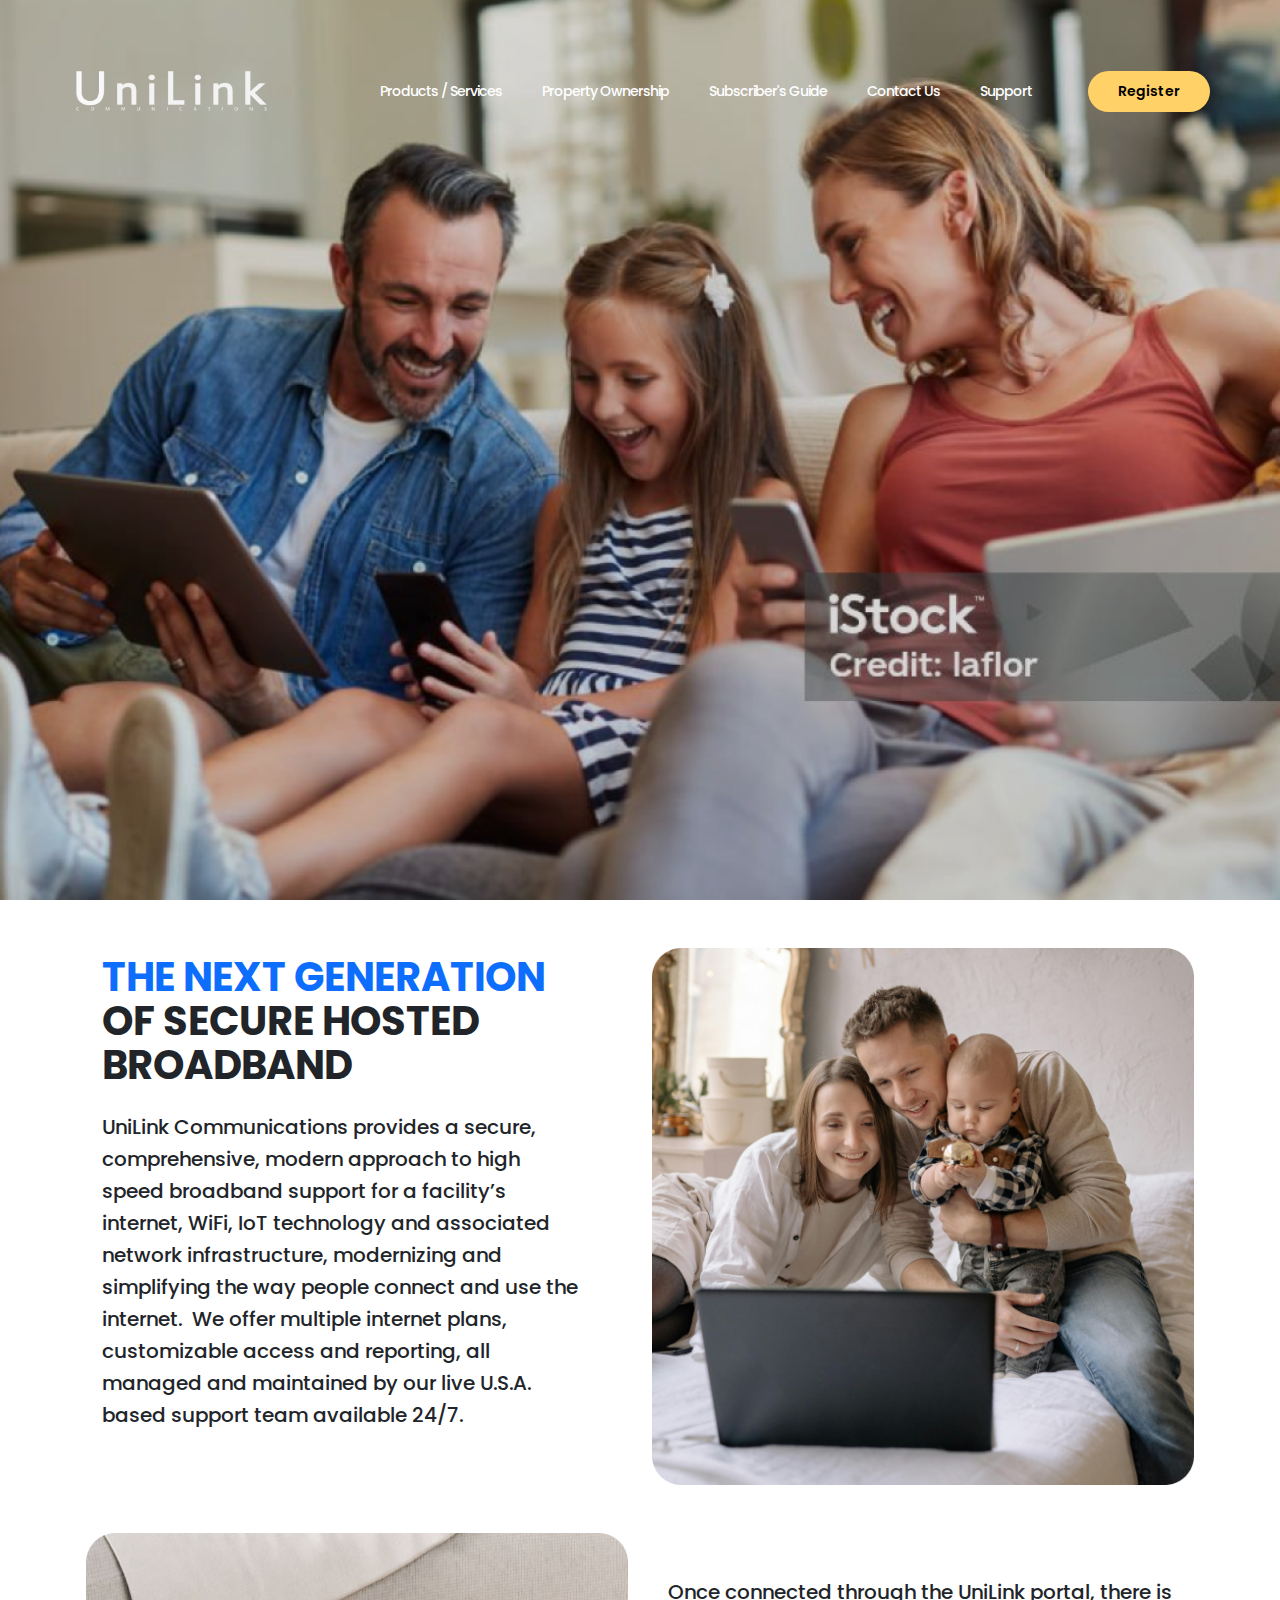
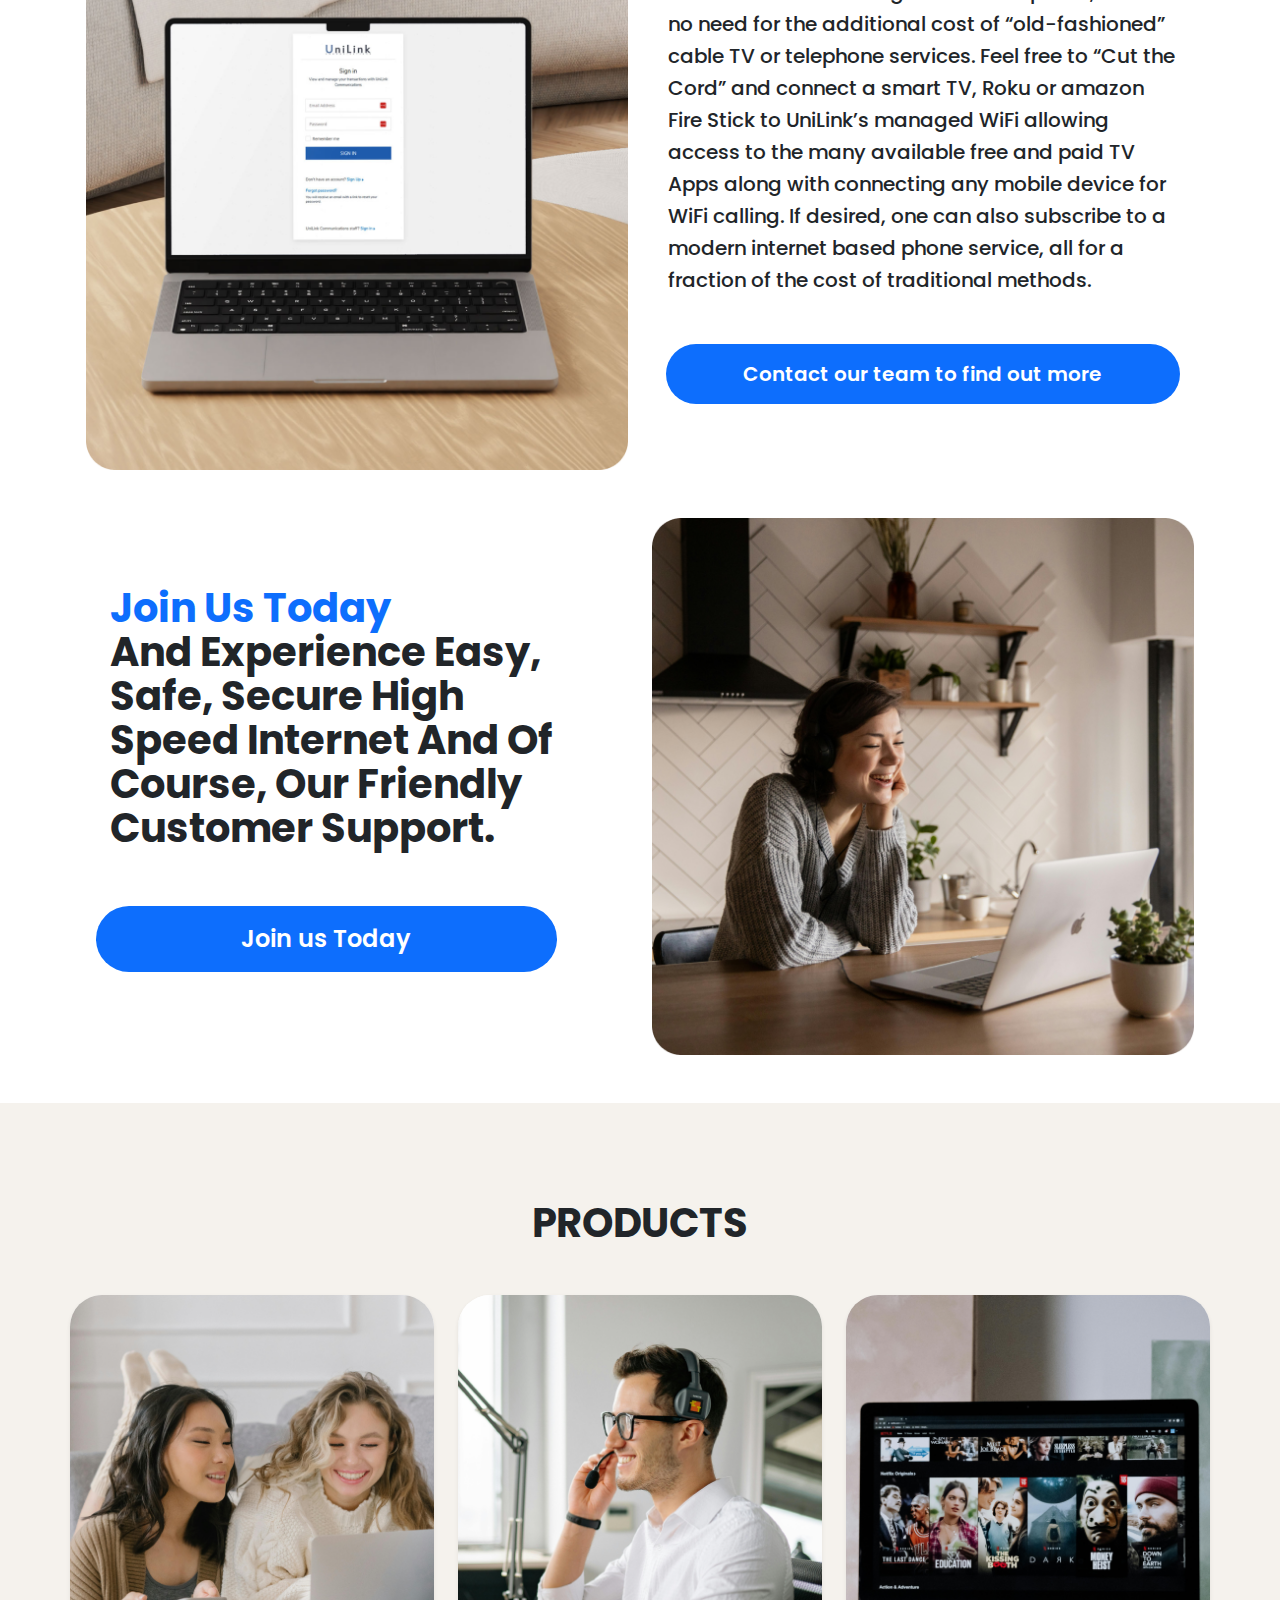
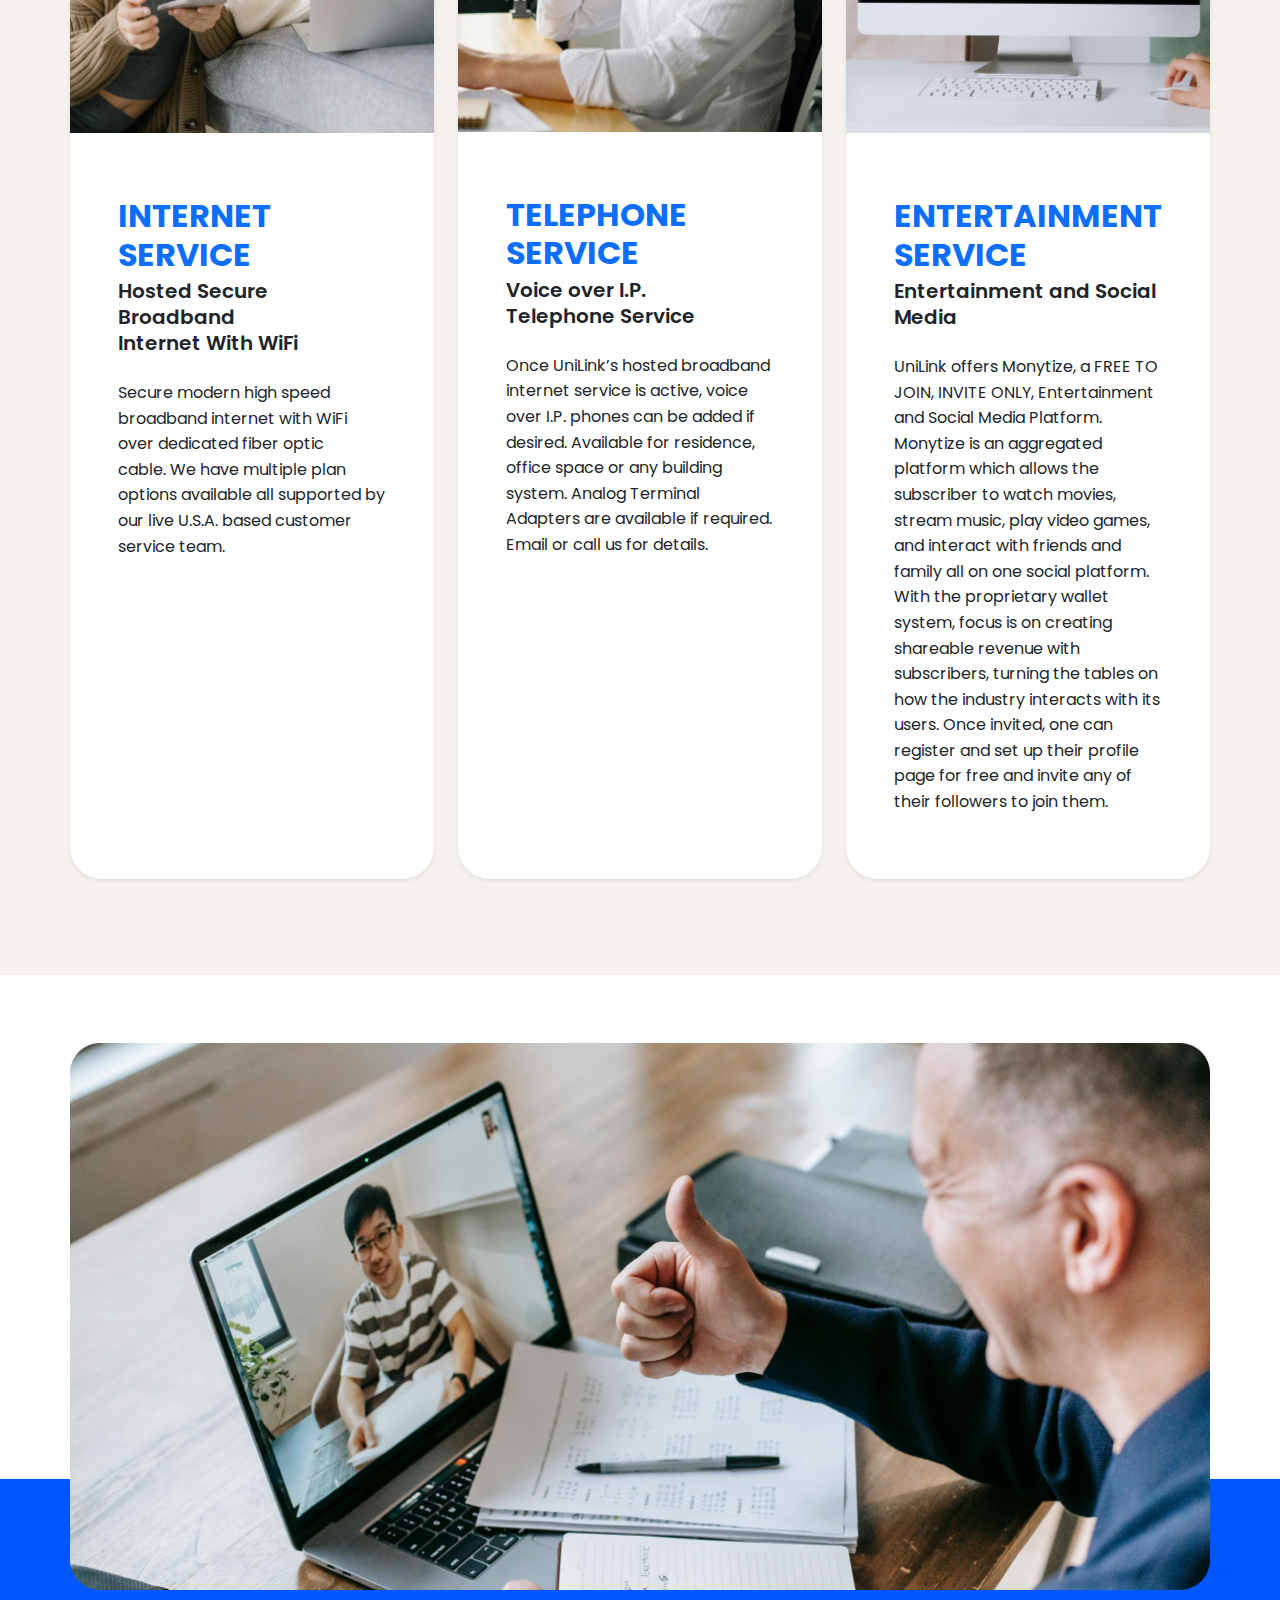
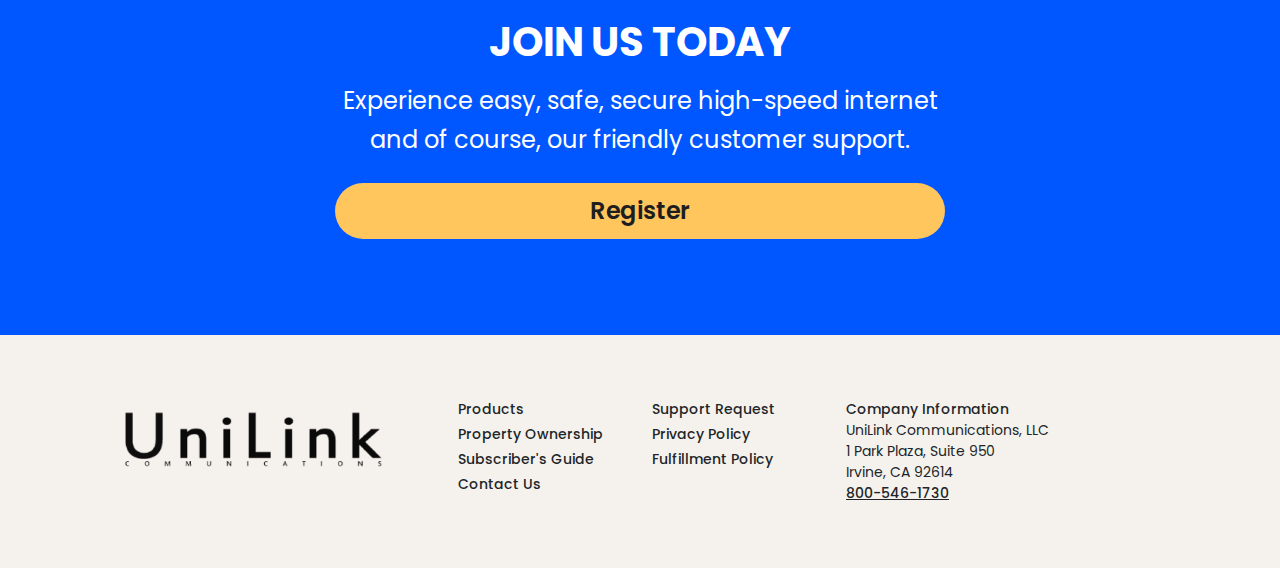
<file: index.html>
<!DOCTYPE html>
<html lang="en">
<head>
    <meta charset="UTF-8">
    <meta name="viewport" content="width=device-width, initial-scale=1.0">
    <title>Home</title>
    <link href="https://cdn.jsdelivr.net/npm/bootstrap@5.3.0-alpha3/dist/css/bootstrap.min.css" rel="stylesheet">
    <link rel="stylesheet" href="styles.css">

    <link href="https://fonts.googleapis.com/css2?family=Poppins:wght@300;400;500;600;700&display=swap" rel="stylesheet">
   
</head>
<body>
    <!-- Navbar -->
    
    <nav class="navbar navbar-expand-lg navbar-light mt-3 mt-sm-5">
        <div class="container mx-3 mx-sm-auto mx-md-auto mx-lg-auto mx-xl-auto mx-xxl-auto">
            <a class="navbar-brand" href="index.html">
                <img src="UniLink Logo 1.png" alt="Logo">
            </a>
            <a href="https://unilinkcommunications.com/">

                <button class="register-btn2 btn btn-primary d-lg-none ms-5">Register</button>
            </a>

            <button class="navbar-toggler d-lg-none" type="button" data-bs-toggle="offcanvas" data-bs-target="#navbarOffcanvas" aria-controls="navbarOffcanvas">
                <span class="navbar-toggler-icon"></span>
            </button>
            
            <div class="offcanvas offcanvas-end d-lg-none" tabindex="-1" id="navbarOffcanvas" aria-labelledby="offcanvasNavbarLabel">

                <div class="offcanvas-header">
                    <button type="button" class="btn ms-auto mt-3 me-2 custom-close-btn" data-bs-dismiss="offcanvas" aria-label="Close">
                        <img src="button-close.png" alt="Close" style="width: 24px; height: 24px;">
                    </button>                
                </div>
                <div class="offcanvas-body">
                    <ul class="navbar-nav gap-0 mt-5">
                        <li class="nav-item"><a class="nav-link" href="products.html" style="font-size: 20px;">Products / Services</a></li>
                        <li class="nav-item"><a class="nav-link" href="#" style="font-size: 20px;">Property Ownership</a></li>
                        <li class="nav-item"><a class="nav-link" href="#" style="font-size: 20px;">Subscriber's Guide</a></li>
                        <li class="nav-item"><a class="nav-link mb-5" href="contact.html" style="font-size: 20px;">Contact Us</a></li>
                        <li class="nav-item">
                            <a class="nav-link" href="mailto:support@unilinkcommunications.com" style="font-size: 20px;">
                              Support Request
                            </a>
                          </li>                        
                        <li class="nav-item"><a class="nav-link" href="privacy.html" style="font-size: 20px;">Privacy Policy</a></li>
                        <li class="nav-item"><a class="nav-link mb-5" href="fulfillment.html" style="font-size: 20px;">Fulfillment Policy</a></li>
                    </ul>
                    <div class="mt-5">
                        <a class="navbar-brand1" href="index.html">
                            <img src="UniLink Logo 1.png" alt="UniLink Logo" class="img-fluid">
                        </a>
                        <p class="mt-3 mb-0" style="font-size: 20px;">Company Information</p>
                        <p class="mt-3 mb-0" style="font-weight: 100;">UniLink Communications, LLC</p>
                        <p style="font-weight: 100;">1 Park Plaza, Suite 950<br>Irvine, CA 92614<br>800-546-1730</p>
                    </div>
                </div>
            </div>
            
            <!-- Desktop Navigation (Visible only on larger screens) -->
            <div class="container">
              
               
                <div class="collapse navbar-collapse" id="navbarNav">
                    <ul class="navbar-nav ms-auto me-5 gap-0 gap-xl-4" style="letter-spacing: -1px; font-size: 14px;">
                        <li class="nav-item">
                            <a class="nav-link active" aria-current="page" href="products.html">Products / Services</a>
                        </li>
                        <li class="nav-item">
                            <a class="nav-link" href="#">Property Ownership</a>
                        </li>
                        <li class="nav-item">
                            <a class="nav-link" href="#">Subscriber's Guide</a>
                        </li>
                        <li class="nav-item">
                            <a class="nav-link" href="contact.html">Contact Us</a>
                        </li>
                        <li class="nav-item">
                            <a class="nav-link" href="mailto:support@unilinkcommunications.com">Support</a>
                        </li>
                    </ul>
                    <a href="https://unilinkcommunications.com/">
                        <button class="register-btn">Register</button>
                    </a>
    
                </div>
    
            </div>
        </div>
    </nav>


    <!-- Hero Section -->
    <section class="hero-section">
    </section>



    <div class="container my-5">
        <div class="row align-items-center px-3">
            <div class="col-lg-6">
                <div class="custom-width-lg ms-lg-0">               

                <h1 class="text-heading text-primary fw-bold text-sm-start text-md-start text-lg-start px-1 pe-sm-1 px-md-5 px-lg-3 ps-xxl-1 pe-xxl-5">
                    THE NEXT GENERATION
                    <span style="color: #212529;">
                        <span class="d-none d-md-inline d-lg-inline d-xxl-inline"><br></span> OF SECURE HOSTED BROADBAND
                    </span>             
                </h1>
                
                <p class="text-product mt-4 text-sm-start text-md-start text-lg-start mb-5 ps-xxl-2 px-lg-3 px-md-5 px-sm-2 px-1 pe-xl-5 pe-xxl-5">
                    UniLink Communications provides a secure, comprehensive, modern approach to high speed broadband support for a facility’s internet, WiFi, IoT technology and associated network infrastructure, modernizing and simplifying the way people connect and use the internet.  We offer multiple internet plans, customizable access and reporting, all managed and maintained by our live U.S.A. based support team available 24/7.                </p>
               
            </div>
        </div>

            <div class="col-lg-6 d-flex justify-content-center justify-content-lg-end">
                <img src="Rectangle 8.png" alt="Family" class="img-fluid rounded">
            </div>
        </div>
    </div>

    <div class="container my-5">
        <div class="row align-items-center px-3">
            <div class="col-lg-6 order-2 order-lg-1 d-flex justify-content-center justify-content-lg-end justify-content-xl-start">
                <img src="Rectangle 9.png" alt="Family" class="img-fluid rounded">
            </div>
            <div class="col-lg-6 order-1 order-lg-2">
                <div class="custom-width-lg ms-xxl-5 ">               

             
                
                <p class="text-product text-sm-start text-md-start text-lg-start mb-5 mb-lg-0 mb-xl-5 px-1 px-sm-2 px-md-5 ps-lg-3 pe-lg-0 px-xl-3 ps-xxl-5 pe-xxl-5">
                    Once connected through the UniLink portal, there is no need for the additional cost of “old-fashioned” cable TV or telephone services. Feel free to “Cut the Cord” and connect a smart TV, Roku or amazon Fire Stick to UniLink’s managed WiFi allowing access to the many available free and paid TV Apps along with connecting any mobile device for WiFi calling. If desired, one can also subscribe to a modern internet based phone service, all for a fraction of the cost of traditional methods.                 
                </p>
                <div class="d-flex justify-content-center">
                    <button class="join-btn mt-0 mb-4" onclick="window.location.href='contact.html';">
                        Contact our team to find out more
                    </button>                
                </div>
               
            </div>
             </div>

            
        </div>
    </div>

    <div class="container my-5">
        <div class="row align-items-center px-3">
            <div class="col-lg-6">
            <div class="custom-width-lg ms-lg-0">               

                <h1 class="width-join text-heading text-primary fw-bold text-sm-start text-md-start text-lg-start ps-xxl-3 pe-xxl-5 px-xl-4 px-lg-3 px-md-5 px-sm-2">
                    Join Us Today
                    <span class="text-capitalize" style="color: #212529;">
                        <span class="d-inline d-md-inline d-lg-inline d-xxl-inline"><br></span> and experience easy, safe, secure high speed internet and of course, our friendly customer support. 
                    </span>                  
                </h1>
                <div class="d-flex justify-content-center">
                    
                    <button class="join-btn1 mt-5 mb-3" onclick="window.location.href='https://unilinkcommunications.com/';">
                        Join us Today
                      </button>                
                    </div>
               
            </div>
        </div>

            <div class="col-lg-6 d-flex justify-content-center justify-content-lg-end">
                <img src="Rectangle 10.png" alt="Family" class="img-fluid rounded">
            </div>
        </div>
    </div>

    

<div class="container-fluid my-5 py-5 px-3" style="background-color: #F5F2ED;">
    <div class="container py-5">
        <h2 class="products-font-main text-center mb-5 fw-bold">PRODUCTS</h2>

        <!-- Card Row -->
        <div class="row g-4">
            <!-- Card 1 -->
            
            <div class="col-md-4">
                <a href="products.html" class="text-decoration-none">

                    <div class="card h-100 border-0 rounded-5 shadow-sm card-body-blue">
                        <img src="11.png" alt="Internet Service" class="card-img-top rounded-top-4">
                        <div class="card-body d-flex flex-column px-5 px-sm-5 px-md-3 px-lg-5">
                            <h5 class="card-title fw-bold pt-5">INTERNET SERVICE</h5>
                            <p class="card-subtitle mb-2">Hosted Secure Broadband<br>Internet With WiFi</p>
                            <p class="card-text mt-3 pb-5">
                                Secure modern high speed broadband internet with WiFi over dedicated fiber optic cable. We have multiple plan options available all supported by our live U.S.A. based customer service team.
                            </p>
                            <div class="mt-auto"></div>
                        </div>
                    </div>
                </a>
            </div>

            <!-- Card 2 -->
            <div class="col-md-4">
                <a href="products.html" class="text-decoration-none">

                    <div class="card h-100 border-0 rounded-5 shadow-sm card-body-blue">
                        <img src="22.png" alt="Telephone Service" class="card-img-top rounded-top-4">
                        <div class="card-body d-flex flex-column px-5 px-sm-5 px-md-3 px-lg-5">
                            <h5 class="card-title fw-bold pt-5">TELEPHONE SERVICE</h5>
                            <p class="card-subtitle mb-2">Voice over I.P.<br>Telephone Service</p>
                            <p class="card-text mt-3 pb-5">
                                Once UniLink’s hosted broadband internet service is active, voice over I.P. phones can be added if desired. Available for residence, office space or any building system. Analog Terminal Adapters are available if required. Email or call us for details.
                            </p>
                            <div class="mt-auto"></div>
                        </div>
                    </div>
                </a>

            </div>

            <!-- Card 3 -->
            <div class="col-md-4">
                <a href="products.html" class="text-decoration-none">

                    <div class="card h-100 border-0 rounded-5 shadow-sm card-body-blue">
                        <img src="33.png" alt="Entertainment Service" class="card-img-top rounded-top-4">
                        <div class="card-body d-flex flex-column px-5 px-sm-5 px-md-3 px-lg-5">
                            <h5 class="card-title fw-bold pt-5">ENTERTAINMENT SERVICE</h5>
                            <p class="card-subtitle mb-2">Entertainment and Social Media</p>
                            <p class="card-text mt-3 pb-5">
                                UniLink offers Monytize, a FREE TO JOIN, INVITE ONLY, Entertainment and Social Media Platform. Monytize is an aggregated platform which allows the subscriber to watch movies, stream music, play video games, and interact with friends and family all on one social platform. With the proprietary wallet system, focus is on creating shareable revenue with subscribers, turning the tables on how the industry interacts with its users. Once invited, one can register and set up their profile page for free and invite any of their followers to join them.
                            </p>
                            <div class="mt-auto"></div>
                        </div>
                    </div>
                </a>

            </div>
        </div>
    </div>
</div>





<section class="custom-section text-center">
    <div class="blue-bg"></div>
    
    <div class="container custom-content">
        <div class="row justify-content-center mb-4 custom-image px-3 px-sm-0">
            <div class="col-md-12 col-lg-12">
                <img id="responsive-image" src="pexels-yankrukov-6209292 1.png" alt="Video Call" class="img-fluid move-image">
            </div>
        </div>
        
        <h2 class="join-font text-white fw-bold mt-5">JOIN US TODAY</h2>
        
        <p class="join-p-font text-white text-center mt-3 mb-4 mx-auto">
            Experience easy, safe, secure high-speed internet
            and of course, our friendly customer support.
        </p>
        <a href="https://unilinkcommunications.com/">
            <button class="register-btn1" style="margin-bottom: 6rem;">Register</button>
        </a>
    </div>
</section>


<footer class="py-5 px-sm-0 px-0 mt-0" style="background-color: #F5F2ED;">
    <div class="container mt-3">
        <div class="row align-items-start">
            <div class="col-12 col-xl-4 col-lg-12 mb-4 mb-lg-4 text-center text-md-center">
                <a href="index.html">
                    <img src="UniLink Logo 2.png" alt="UniLink Logo" class="img-fluid" style="max-width: 270px;">
                </a>
            </div>

            <div class="col-12 col-md-4 col-lg-4 col-xl-2 mb-4 mb-md-0 d-flex flex-column justify-content-center align-items-center text-md-start text-center">
                <ul class="list-unstyled ms-lg-auto" style="font-size: 14px; font-weight: 600;">
                    <li class="mb-1"><a href="products.html" class="text-decoration-none">Products</a></li>
                    <li class="mb-1"><a href="#" class="text-decoration-none">Property Ownership</a></li>
                    <li class="mb-1"><a href="#" class="text-decoration-none">Subscriber's Guide</a></li>
                    <li class="mb-1"><a href="contact.html" class="text-decoration-none">Contact Us</a></li>
                </ul>
            </div>

            <div class="col-12 col-md-4 col-lg-4 col-xl-2 mb-4 mb-md-0 d-flex flex-column justify-content-center align-items-center text-md-start text-center">
                <ul class="list-unstyled ms-md-auto ms-lg-auto" style="font-size: 14px; font-weight: 600;">
                    <li class="mb-1 ms-md-5 ms-lg-0"><a href="mailto:support@unilinkcommunications.com" class="text-decoration-none">Support Request</a></li>
                    <li class="mb-1 ms-md-5 ms-lg-0"><a href="privacy.html" class="text-decoration-none">Privacy Policy</a></li>
                    <li class="mb-1 ms-md-5 ms-lg-0"><a href="fulfillment.html" class="text-decoration-none">Fulfillment Policy</a></li>
                </ul>
            </div>

            <div class="col-12 col-md-4 col-lg-4 col-xl-3 mb-4 mb-md-0 d-flex flex-column justify-content-center align-items-center align-items-xl-start text-md-start text-center">
                <ul class="list-unstyled mx-xl-0" style="font-size: 14px; font-weight: 600;">
                    <li class="ms-md-3 ms-lg-0"><a href="#" class="text-decoration-none">Company Information</a></li>
                    <li class="ms-md-3 ms-lg-0" style="font-weight: 400;">UniLink Communications, LLC</li>
                    <li class="ms-md-3 ms-lg-0" style="font-weight: 400;">1 Park Plaza, Suite 950</li>
                    <li class="ms-md-3 ms-lg-0" style="font-weight: 400;">Irvine, CA 92614</li>
                    <li class="ms-md-3 ms-lg-0" style="font-weight: 400;"><a href="tel:+18005461730" class="" style="text-decoration: underline;">800-546-1730</a></li>
                </ul>
            </div>
        </div>
    </div>
</footer>


    <script src="https://cdn.jsdelivr.net/npm/bootstrap@5.3.0-alpha3/dist/js/bootstrap.bundle.min.js"></script>
</body>
</html>
</file>
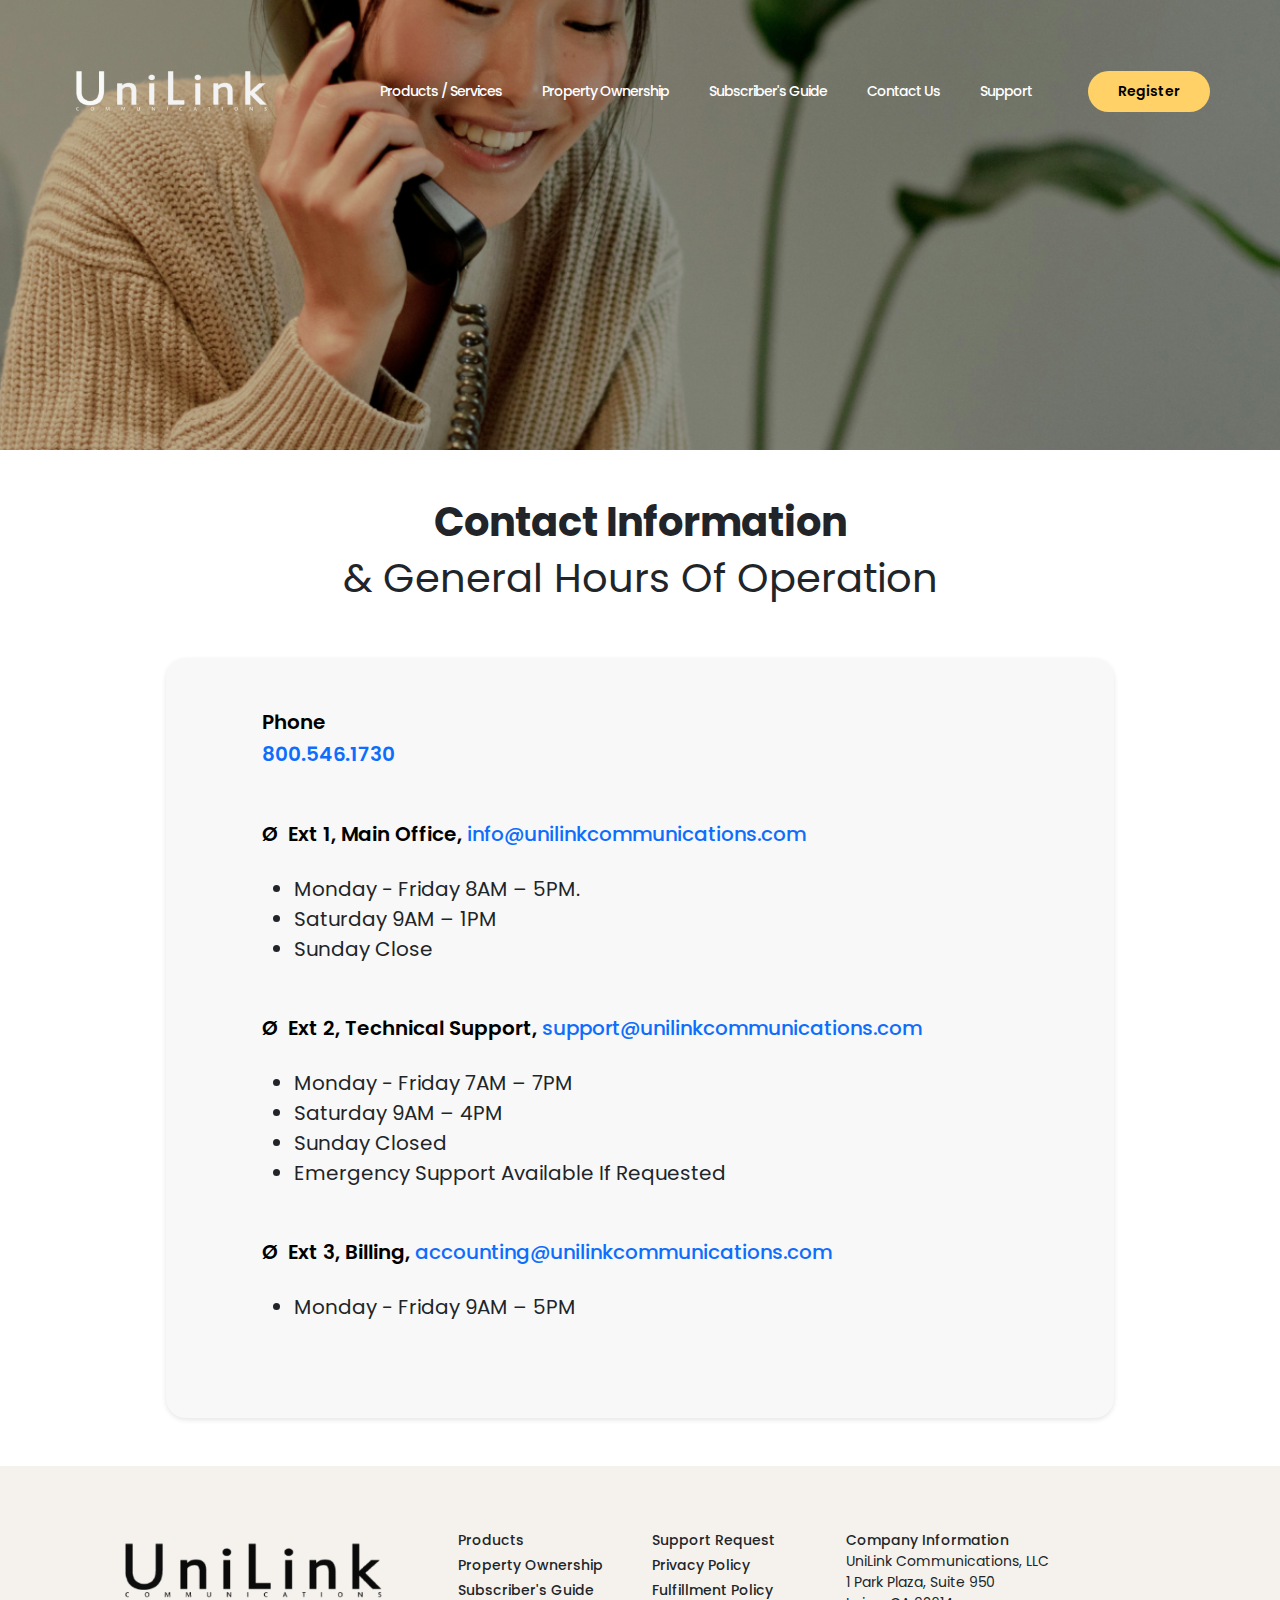
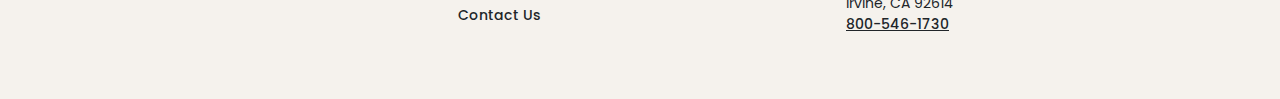
<file: contact.html>
<!DOCTYPE html>
<html lang="en">
<head>
    <meta charset="UTF-8">
    <meta name="viewport" content="width=device-width, initial-scale=1.0">
    <title>Contact Us</title>
    <link href="https://cdn.jsdelivr.net/npm/bootstrap@5.3.0-alpha3/dist/css/bootstrap.min.css" rel="stylesheet">
    <link rel="stylesheet" href="styles.css">

    <link href="https://fonts.googleapis.com/css2?family=Poppins:wght@300;400;500;600;700&display=swap" rel="stylesheet">
   
</head>
<body>
    <!-- Navbar -->
    <nav class="navbar navbar-expand-lg navbar-light mt-3 mt-sm-5">
        <div class="container mx-3 mx-sm-auto mx-md-auto mx-lg-auto mx-xl-auto mx-xxl-auto">
            <a class="navbar-brand" href="index.html">
                <img src="UniLink Logo 1.png" alt="Logo">
            </a>
            <a href="https://unilinkcommunications.com/">

                <button class="register-btn2 btn btn-primary d-lg-none ms-5">Register</button>
            </a>

            <button class="navbar-toggler d-lg-none" type="button" data-bs-toggle="offcanvas" data-bs-target="#navbarOffcanvas" aria-controls="navbarOffcanvas">
                <span class="navbar-toggler-icon"></span>
            </button>
            
            <div class="offcanvas offcanvas-end d-lg-none" tabindex="-1" id="navbarOffcanvas" aria-labelledby="offcanvasNavbarLabel">

                <div class="offcanvas-header">
                    <button type="button" class="btn ms-auto mt-3 me-2 custom-close-btn" data-bs-dismiss="offcanvas" aria-label="Close">
                        <img src="button-close.png" alt="Close" style="width: 24px; height: 24px;">
                    </button>                
                </div>
                <div class="offcanvas-body">
                    <ul class="navbar-nav gap-0 mt-5">
                        <li class="nav-item"><a class="nav-link" href="products.html" style="font-size: 20px;">Products / Services</a></li>
                        <li class="nav-item"><a class="nav-link" href="#" style="font-size: 20px;">Property Ownership</a></li>
                        <li class="nav-item"><a class="nav-link" href="#" style="font-size: 20px;">Subscriber's Guide</a></li>
                        <li class="nav-item"><a class="nav-link mb-5" href="contact.html" style="font-size: 20px;">Contact Us</a></li>
                        <li class="nav-item">
                            <a class="nav-link" href="mailto:support@unilinkcommunications.com" style="font-size: 20px;">
                              Support Request
                            </a>
                          </li>                        
                        <li class="nav-item"><a class="nav-link" href="privacy.html" style="font-size: 20px;">Privacy Policy</a></li>
                        <li class="nav-item"><a class="nav-link mb-5" href="fulfillment.html" style="font-size: 20px;">Fulfillment Policy</a></li>
                    </ul>
                    <div class="mt-5">
                        <a class="navbar-brand1" href="index.html">
                            <img src="UniLink Logo 1.png" alt="UniLink Logo" class="img-fluid">
                        </a>
                        <p class="mt-3 mb-0" style="font-size: 20px;">Company Information</p>
                        <p class="mt-3 mb-0" style="font-weight: 100;">UniLink Communications, LLC</p>
                        <p style="font-weight: 100;">1 Park Plaza, Suite 950<br>Irvine, CA 92614<br>800-546-1730</p>
                    </div>
                </div>
            </div>
            
            <!-- Desktop Navigation (Visible only on larger screens) -->
            <div class="container">
              
               
                <div class="collapse navbar-collapse" id="navbarNav">
                    <ul class="navbar-nav ms-auto me-5 gap-0 gap-xl-4" style="letter-spacing: -1px; font-size: 14px;">
                        <li class="nav-item">
                            <a class="nav-link active" aria-current="page" href="products.html">Products / Services</a>
                        </li>
                        <li class="nav-item">
                            <a class="nav-link" href="#">Property Ownership</a>
                        </li>
                        <li class="nav-item">
                            <a class="nav-link" href="#">Subscriber's Guide</a>
                        </li>
                        <li class="nav-item">
                            <a class="nav-link" href="contact.html">Contact Us</a>
                        </li>
                        <li class="nav-item">
                            <a class="nav-link" href="mailto:support@unilinkcommunications.com">Support</a>
                        </li>
                    </ul>
                    <a href="https://unilinkcommunications.com/">
                        <button class="register-btn">Register</button>
                    </a>
    
                </div>
    
            </div>
        </div>
    </nav>

    <!-- Hero Section -->
    <section class="hero-section-contact">
    </section>
    
    <div class="container py-0 px-lg-5 px-md-0 px-sm-2 px-3 ">
        <h2 class="text-center mb-0 mt-5 fw-bold" style="font-size: 40px;">Contact Information</h2>
        <p class="text-center" style="font-size: 40px;">& General Hours Of Operation</p>        
        <div class="container py-0 px-lg-5 px-md-0 px-sm-0 ">
            <div class="container py-5 px-lg-5 px-md-0 px-sm-0 rounded-container mt-5 mb-5">
                
                <div class="mb-5 px-0 px-sm-5 responsive-text-contact">
                    <p class="mb-4 responsive-text-contact" style="color: #0D6EFD; font-weight: 600;"><span style="font-weight: 600; color: black;">Phone<br></span> <a href="tel:+18005461730" class="text-reset text-decoration-none">800.546.1730</a></p>
                    
                </div>
                <!-- Service Activation Policy -->
                <div class="mb-5 px-0 px-sm-5 responsive-text-contact">
                    <p class="mb-4 responsive-text-contact" style="color: #0D6EFD; font-weight: 500;">
                        <span style="font-weight: 600; color: black;">Ø  Ext 1, Main Office,</span> 
                        <a href="mailto:info@unilinkcommunications.com" class="email-link">
                          info@unilinkcommunications.com
                        </a>
                    </p>                    
                    <ul>
                        <li>Monday - Friday 8AM – 5PM.</li>
                        <li>Saturday 9AM – 1PM</li>
                        <li>Sunday Close</li>
                    </ul>
                </div>
            
                <!-- Billing Policy -->
                <div class="mb-5 px-0 px-sm-5 responsive-text-contact">
                    <p class="mb-4 responsive-text-contact" style="color: #0D6EFD; font-weight: 500;">
                        <span style="font-weight: 600; color: black;">Ø  Ext 2, Technical Support,</span> 
                        <a href="mailto:support@unilinkcommunications.com" class="email-link">
                          support@unilinkcommunications.com
                        </a>
                    </p> 
                    <ul>
                        <li>Monday - Friday 7AM – 7PM</li>
                        <li>Saturday 9AM – 4PM</li>
                        <li>Sunday Closed</li>
                        <li>Emergency Support Available If Requested</li>

                    </ul>
                </div>
            
                <!-- Refund Policy -->
                <div class="mb-5 px-0 px-sm-5 responsive-text-contact">
                    <p class="mb-4 responsive-text-contact" style="color: #0D6EFD; font-weight: 500;">
                        <span style="font-weight: 600; color: black;">Ø  Ext 3, Billing,</span> 
                        <a href="mailto:accounting@unilinkcommunications.com" class="email-link">
                            accounting@unilinkcommunications.com
                        </a>
                    </p> 
                    <ul>
                        <li>Monday - Friday 9AM – 5PM</li>
                    </ul>
                </div>
            
            
            </div>
    
        </div>
    </div>

    <footer class="py-5 px-sm-0 px-0 mt-0" style="background-color: #F5F2ED;">
        <div class="container mt-3">
            <div class="row align-items-start">
                <div class="col-12 col-xl-4 col-lg-12 mb-4 mb-lg-4 text-center text-md-center">
                    <a href="index.html">
                        <img src="UniLink Logo 2.png" alt="UniLink Logo" class="img-fluid" style="max-width: 270px;">
                    </a>
                </div>
    
                <div class="col-12 col-md-4 col-lg-4 col-xl-2 mb-4 mb-md-0 d-flex flex-column justify-content-center align-items-center text-md-start text-center">
                    <ul class="list-unstyled ms-lg-auto" style="font-size: 14px; font-weight: 600;">
                        <li class="mb-1"><a href="products.html" class="text-decoration-none">Products</a></li>
                        <li class="mb-1"><a href="#" class="text-decoration-none">Property Ownership</a></li>
                        <li class="mb-1"><a href="#" class="text-decoration-none">Subscriber's Guide</a></li>
                        <li class="mb-1"><a href="contact.html" class="text-decoration-none">Contact Us</a></li>
                    </ul>
                </div>
    
                <div class="col-12 col-md-4 col-lg-4 col-xl-2 mb-4 mb-md-0 d-flex flex-column justify-content-center align-items-center text-md-start text-center">
                    <ul class="list-unstyled ms-md-auto ms-lg-auto" style="font-size: 14px; font-weight: 600;">
                        <li class="mb-1 ms-md-5 ms-lg-0"><a href="mailto:support@unilinkcommunications.com" class="text-decoration-none">Support Request</a></li>
                        <li class="mb-1 ms-md-5 ms-lg-0"><a href="privacy.html" class="text-decoration-none">Privacy Policy</a></li>
                        <li class="mb-1 ms-md-5 ms-lg-0"><a href="fulfillment.html" class="text-decoration-none">Fulfillment Policy</a></li>
                    </ul>
                </div>
    
                <div class="col-12 col-md-4 col-lg-4 col-xl-3 mb-4 mb-md-0 d-flex flex-column justify-content-center align-items-center align-items-xl-start text-md-start text-center">
                    <ul class="list-unstyled mx-xl-0" style="font-size: 14px; font-weight: 600;">
                        <li class="ms-md-3 ms-lg-0"><a href="#" class="text-decoration-none">Company Information</a></li>
                        <li class="ms-md-3 ms-lg-0" style="font-weight: 400;">UniLink Communications, LLC</li>
                        <li class="ms-md-3 ms-lg-0" style="font-weight: 400;">1 Park Plaza, Suite 950</li>
                        <li class="ms-md-3 ms-lg-0" style="font-weight: 400;">Irvine, CA 92614</li>
                        <li class="ms-md-3 ms-lg-0" style="font-weight: 400;"><a href="tel:+18005461730" class="" style="text-decoration: underline;">800-546-1730</a></li>
                    </ul>
                </div>
            </div>
        </div>
    </footer>

    <script src="https://cdn.jsdelivr.net/npm/bootstrap@5.3.0-alpha3/dist/js/bootstrap.bundle.min.js"></script>
</body>
</html>
</file>
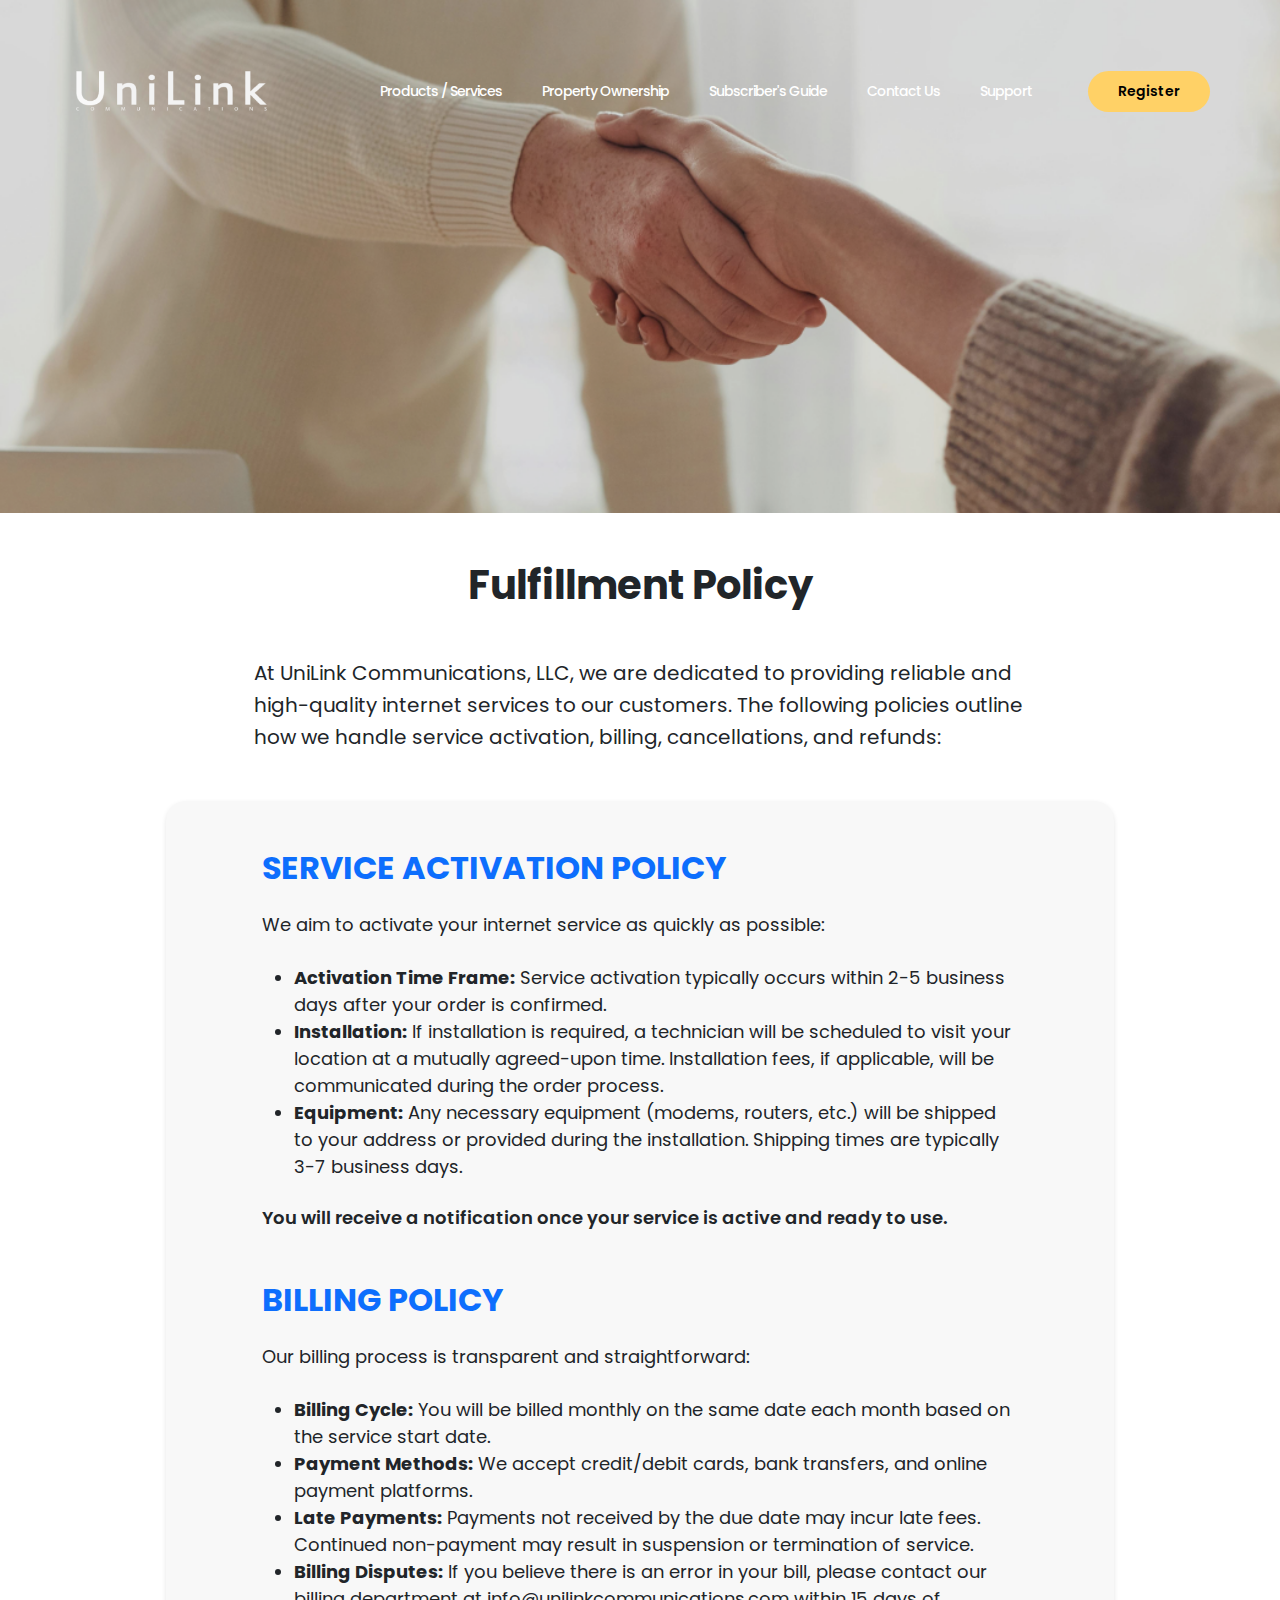
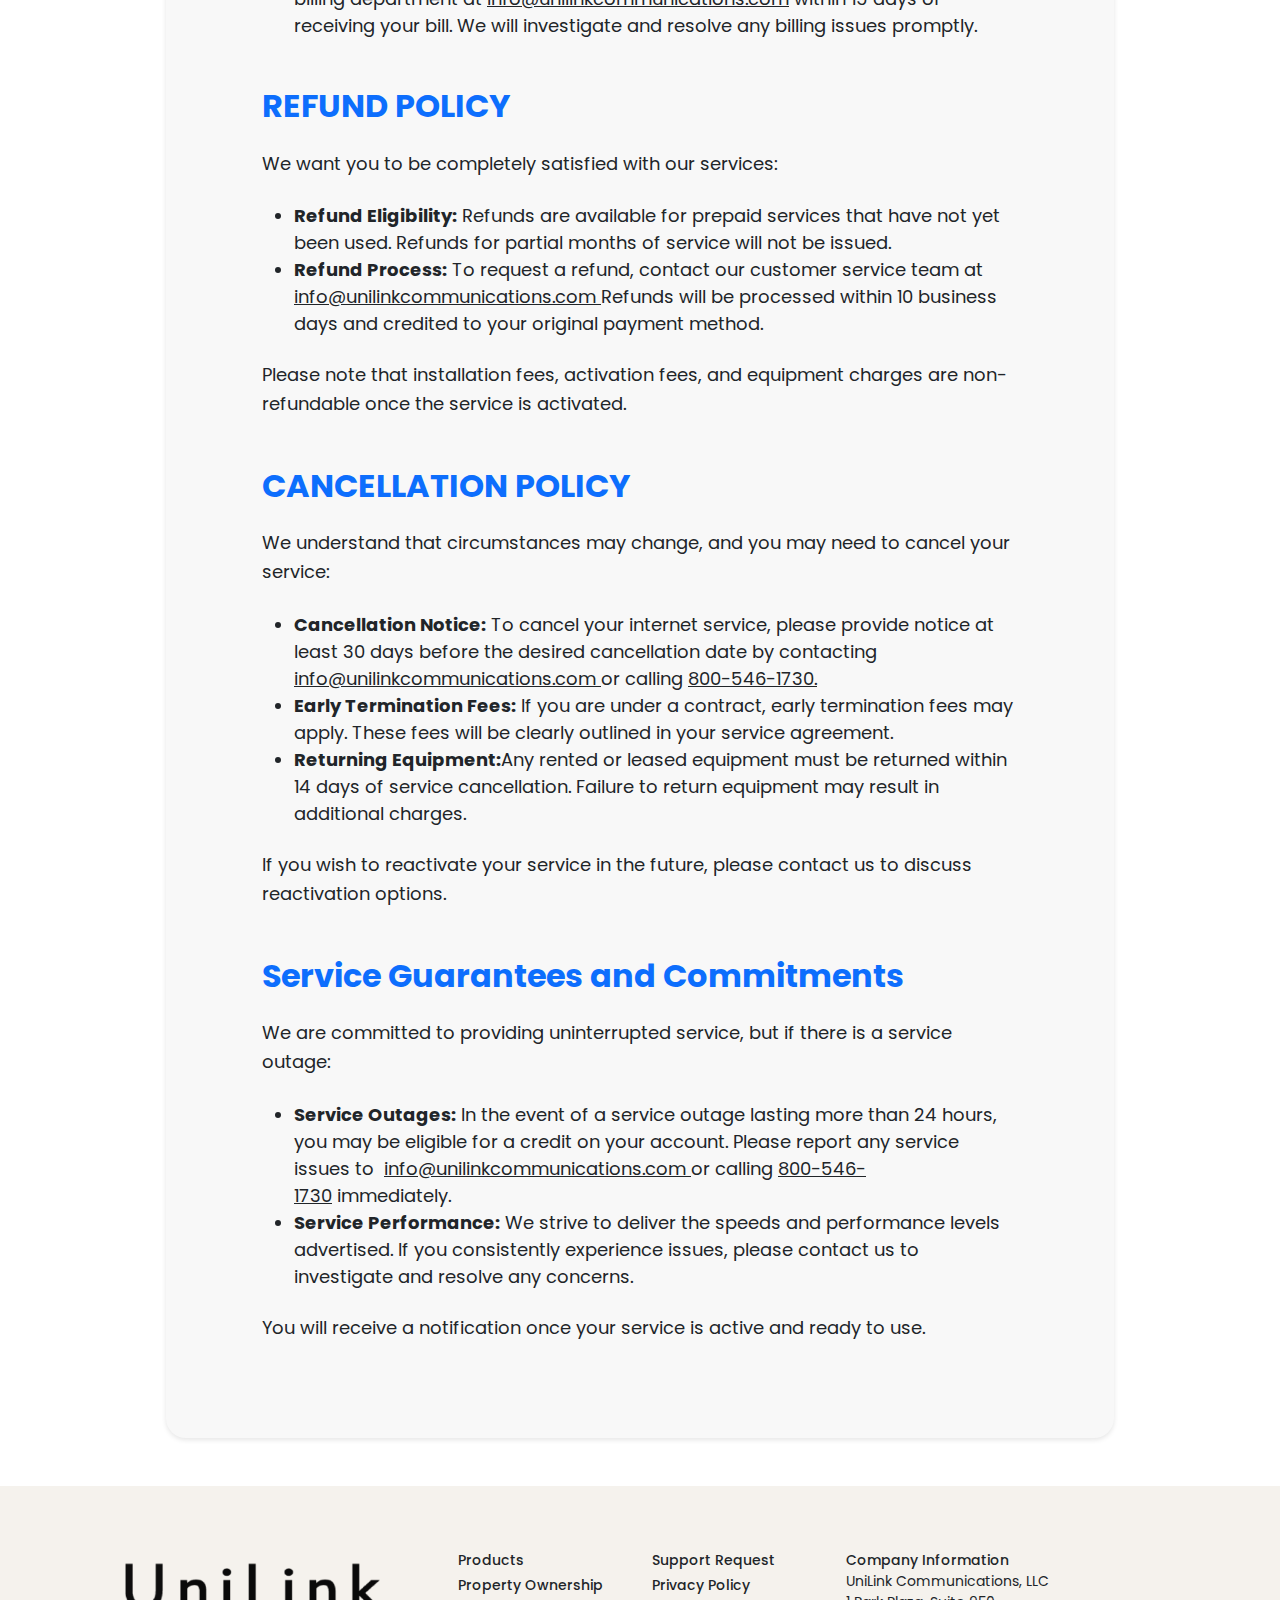
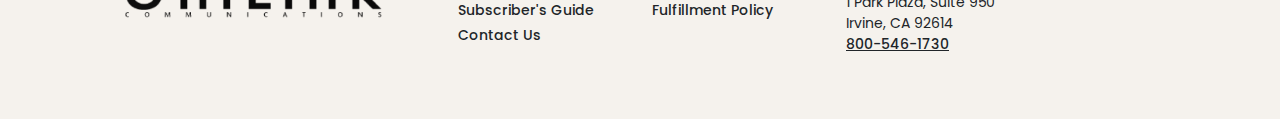
<file: fulfillment.html>
<!DOCTYPE html>
<html lang="en">
<head>
    <meta charset="UTF-8">
    <meta name="viewport" content="width=device-width, initial-scale=1.0">
    <title>Fulfillment</title>
    <link href="https://cdn.jsdelivr.net/npm/bootstrap@5.3.0-alpha3/dist/css/bootstrap.min.css" rel="stylesheet">
    <link rel="stylesheet" href="styles.css">

    <link href="https://fonts.googleapis.com/css2?family=Poppins:wght@300;400;500;600;700&display=swap" rel="stylesheet">
   
</head>
<body>
    <!-- Navbar -->
    <nav class="navbar navbar-expand-lg navbar-light mt-3 mt-sm-5">
        <div class="container mx-3 mx-sm-auto mx-md-auto mx-lg-auto mx-xl-auto mx-xxl-auto">
            <a class="navbar-brand" href="index.html">
                <img src="UniLink Logo 1.png" alt="Logo">
            </a>
            <a href="https://unilinkcommunications.com/">

                <button class="register-btn2 btn btn-primary d-lg-none ms-5">Register</button>
            </a>

            <button class="navbar-toggler d-lg-none" type="button" data-bs-toggle="offcanvas" data-bs-target="#navbarOffcanvas" aria-controls="navbarOffcanvas">
                <span class="navbar-toggler-icon"></span>
            </button>
            
            <div class="offcanvas offcanvas-end d-lg-none" tabindex="-1" id="navbarOffcanvas" aria-labelledby="offcanvasNavbarLabel">

                <div class="offcanvas-header">
                    <button type="button" class="btn ms-auto mt-3 me-2 custom-close-btn" data-bs-dismiss="offcanvas" aria-label="Close">
                        <img src="button-close.png" alt="Close" style="width: 24px; height: 24px;">
                    </button>                
                </div>
                <div class="offcanvas-body">
                    <ul class="navbar-nav gap-0 mt-5">
                        <li class="nav-item"><a class="nav-link" href="products.html" style="font-size: 20px;">Products / Services</a></li>
                        <li class="nav-item"><a class="nav-link" href="#" style="font-size: 20px;">Property Ownership</a></li>
                        <li class="nav-item"><a class="nav-link" href="#" style="font-size: 20px;">Subscriber's Guide</a></li>
                        <li class="nav-item"><a class="nav-link mb-5" href="contact.html" style="font-size: 20px;">Contact Us</a></li>
                        <li class="nav-item">
                            <a class="nav-link" href="mailto:support@unilinkcommunications.com" style="font-size: 20px;">
                              Support Request
                            </a>
                          </li>                        
                        <li class="nav-item"><a class="nav-link" href="privacy.html" style="font-size: 20px;">Privacy Policy</a></li>
                        <li class="nav-item"><a class="nav-link mb-5" href="fulfillment.html" style="font-size: 20px;">Fulfillment Policy</a></li>
                    </ul>
                    <div class="mt-5">
                        <a class="navbar-brand1" href="index.html">
                            <img src="UniLink Logo 1.png" alt="UniLink Logo" class="img-fluid">
                        </a>
                        <p class="mt-3 mb-0" style="font-size: 20px;">Company Information</p>
                        <p class="mt-3 mb-0" style="font-weight: 100;">UniLink Communications, LLC</p>
                        <p style="font-weight: 100;">1 Park Plaza, Suite 950<br>Irvine, CA 92614<br>800-546-1730</p>
                    </div>
                </div>
            </div>
            
            <!-- Desktop Navigation (Visible only on larger screens) -->
            <div class="container">
              
               
                <div class="collapse navbar-collapse" id="navbarNav">
                    <ul class="navbar-nav ms-auto me-5 gap-0 gap-xl-4" style="letter-spacing: -1px; font-size: 14px;">
                        <li class="nav-item">
                            <a class="nav-link active" aria-current="page" href="products.html">Products / Services</a>
                        </li>
                        <li class="nav-item">
                            <a class="nav-link" href="#">Property Ownership</a>
                        </li>
                        <li class="nav-item">
                            <a class="nav-link" href="#">Subscriber's Guide</a>
                        </li>
                        <li class="nav-item">
                            <a class="nav-link" href="contact.html">Contact Us</a>
                        </li>
                        <li class="nav-item">
                            <a class="nav-link" href="mailto:support@unilinkcommunications.com">Support</a>
                        </li>
                    </ul>
                    <a href="https://unilinkcommunications.com/">
                        <button class="register-btn">Register</button>
                    </a>
    
                </div>
    
            </div>
        </div>
    </nav>

    <!-- Hero Section -->
    <section class="hero-section-fulfillment">
    </section>
    
    <div class="container py-0 px-lg-5 px-md-0 px-sm-2 px-3 ">
        <h2 class="text-center mb-5 mt-5 fw-bold" style="font-size: 40px;">Fulfillment Policy</h2>
        <p class="mx-auto text-start responsive-paragraph">At UniLink Communications, LLC, we are dedicated to providing reliable and high-quality internet services to our customers. The following policies outline how we handle service activation, billing, cancellations, and refunds:</p>        
        <div class="container py-0 px-lg-5 px-md-0 px-sm-0 ">
            <div class="container py-5 px-lg-5 px-md-0 px-sm-0 rounded-container mt-5 mb-5">
                
                <!-- Service Activation Policy -->
                <div class="mb-5 px-0 px-sm-5">
                    <h2 class="text-primary fw-bold mb-4">SERVICE ACTIVATION POLICY</h2>
                    <p class="mb-4 filfillment-fornt">We aim to activate your internet service as quickly as possible:</p>
                    <ul class="filfillment-fornt">
                        <li><strong>Activation Time Frame:</strong> Service activation typically occurs within 2-5 business days after your order is confirmed.</li>
                        <li><strong>Installation:</strong> If installation is required, a technician will be scheduled to visit your location at a mutually agreed-upon time. Installation fees, if applicable, will be communicated during the order process.</li>
                        <li><strong>Equipment:</strong> Any necessary equipment (modems, routers, etc.) will be shipped to your address or provided during the installation. Shipping times are typically 3-7 business days.</li>
                    </ul>
                    <p class="mt-4 filfillment-fornt" style="font-weight: 600;">You will receive a notification once your service is active and ready to use.</p>
                </div>
            
                <!-- Billing Policy -->
                <div class="mb-5 px-0 px-sm-5">
                    <h2 class="text-primary fw-bold mb-4 text-uppercase">Billing Policy</h2>
                    <p class="mb-4 filfillment-fornt">Our billing process is transparent and straightforward:</p>
                    <ul class="filfillment-fornt">
                        <li><strong>Billing Cycle:</strong> You will be billed monthly on the same date each month based on the service start date.</li>
                        <li><strong>Payment Methods:</strong> We accept credit/debit cards, bank transfers, and online payment platforms.</li>
                        <li><strong>Late Payments:</strong> Payments not received by the due date may incur late fees. Continued non-payment may result in suspension or termination of service.</li>
                        <li><strong>Billing Disputes:</strong> If you believe there is an error in your bill, please contact our billing department at <a href="mailto:info@unilinkcommunications.com" class="text-reset">info@unilinkcommunications.com</a> within 15 days of receiving your bill. We will investigate and resolve any billing issues promptly.</li>
    
                    </ul>
                </div>
            
                <!-- Refund Policy -->
                <div class="mb-5 px-0 px-sm-5">
                    <h2 class="text-primary fw-bold mb-4 text-uppercase">Refund Policy</h2>
                    <p class="mb-4 filfillment-fornt">We want you to be completely satisfied with our services:</p>
                    <ul class="filfillment-fornt">
                        <li><strong>Refund Eligibility:</strong> Refunds are available for prepaid services that have not yet been used. Refunds for partial months of service will not be issued.</li>
                        <li><strong>Refund Process:</strong> To request a refund, contact our customer service team at 
                            <a href="mailto:info@unilinkcommunications.com" 
                            class="text-reset d-inline d-sm-block d-md-inline">
                            info@unilinkcommunications.com
                            </a> 
                            Refunds will be processed within 10 business days and credited to your original payment method.</li>
                    </ul>
                    <p class="mt-4 filfillment-fornt">Please note that installation fees, activation fees, and equipment charges are non-refundable once the service is activated.</p>
                </div>
            
                <!-- Cancellation Policy -->
                <div class="mb-5 px-0 px-sm-5">
                    <h2 class="text-primary fw-bold mb-4 text-uppercase">Cancellation Policy</h2>
                    <p class="mb-4 filfillment-fornt">We understand that circumstances may change, and you may need to cancel your service:</p>
                    <ul class="filfillment-fornt">
                        <li><strong>Cancellation Notice:</strong> To cancel your internet service, please provide notice at least 30 days before the desired cancellation date by contacting <a href="mailto:info@unilinkcommunications.com" class="text-reset d-inline d-sm-block d-md-inline">
                            info@unilinkcommunications.com
                         </a> or calling <a href="tel:+18005461730" class="text-reset">800-546-1730.</a></li>
                        <li><strong>Early Termination Fees:</strong> If you are under a contract, early termination fees may apply. These fees will be clearly outlined in your service agreement.</li>
                        <li><strong>Returning Equipment:</strong>Any rented or leased equipment must be returned within 14 days of service cancellation. Failure to return equipment may result in additional charges.</li>
                    </ul>
                    <p class="mt-4 filfillment-fornt">If you wish to reactivate your service in the future, please contact us to discuss reactivation options.</p>
                </div>
            
                <!-- Service Guarantees and Commitments -->
                <div class="mb-5 px-0 px-sm-5">
                    <h2 class="text-primary fw-bold mb-4">Service Guarantees and Commitments</h2>
                    <p class="mb-4 filfillment-fornt">We are committed to providing uninterrupted service, but if there is a service outage:</p>
                    <ul class="filfillment-fornt">
                        <li><strong>Service Outages:</strong> In the event of a service outage lasting more than 24 hours, you may be eligible for a credit on your account. Please report any service issues to 
                            <a href="mailto:info@unilinkcommunications.com" 
                            class="text-reset d-inline d-sm-block d-md-inline">
                            info@unilinkcommunications.com
                         </a>                             or calling <a href="tel:+18005461730" class="text-reset">800-546-1730</a> immediately.</li>

                        <li><strong>Service Performance:</strong> We strive to deliver the speeds and performance levels advertised. If you consistently experience issues, please contact us to investigate and resolve any concerns.</li>
                    </ul>
                    <p class="mt-4 filfillment-fornt">You will receive a notification once your service is active and ready to use.</p>
                </div>
            </div>
    
        </div>
    </div>

    <footer class="py-5 px-sm-0 px-0 mt-0" style="background-color: #F5F2ED;">
        <div class="container mt-3">
            <div class="row align-items-start">
                <div class="col-12 col-xl-4 col-lg-12 mb-4 mb-lg-4 text-center text-md-center">
                    <a href="index.html">
                        <img src="UniLink Logo 2.png" alt="UniLink Logo" class="img-fluid" style="max-width: 270px;">
                    </a>
                </div>
    
                <div class="col-12 col-md-4 col-lg-4 col-xl-2 mb-4 mb-md-0 d-flex flex-column justify-content-center align-items-center text-md-start text-center">
                    <ul class="list-unstyled ms-lg-auto" style="font-size: 14px; font-weight: 600;">
                        <li class="mb-1"><a href="products.html" class="text-decoration-none">Products</a></li>
                        <li class="mb-1"><a href="#" class="text-decoration-none">Property Ownership</a></li>
                        <li class="mb-1"><a href="#" class="text-decoration-none">Subscriber's Guide</a></li>
                        <li class="mb-1"><a href="contact.html" class="text-decoration-none">Contact Us</a></li>
                    </ul>
                </div>
    
                <div class="col-12 col-md-4 col-lg-4 col-xl-2 mb-4 mb-md-0 d-flex flex-column justify-content-center align-items-center text-md-start text-center">
                    <ul class="list-unstyled ms-md-auto ms-lg-auto" style="font-size: 14px; font-weight: 600;">
                        <li class="mb-1 ms-md-5 ms-lg-0"><a href="mailto:support@unilinkcommunications.com" class="text-decoration-none">Support Request</a></li>
                        <li class="mb-1 ms-md-5 ms-lg-0"><a href="privacy.html" class="text-decoration-none">Privacy Policy</a></li>
                        <li class="mb-1 ms-md-5 ms-lg-0"><a href="fulfillment.html" class="text-decoration-none">Fulfillment Policy</a></li>
                    </ul>
                </div>
    
                <div class="col-12 col-md-4 col-lg-4 col-xl-3 mb-4 mb-md-0 d-flex flex-column justify-content-center align-items-center align-items-xl-start text-md-start text-center">
                    <ul class="list-unstyled mx-xl-0" style="font-size: 14px; font-weight: 600;">
                        <li class="ms-md-3 ms-lg-0"><a href="#" class="text-decoration-none">Company Information</a></li>
                        <li class="ms-md-3 ms-lg-0" style="font-weight: 400;">UniLink Communications, LLC</li>
                        <li class="ms-md-3 ms-lg-0" style="font-weight: 400;">1 Park Plaza, Suite 950</li>
                        <li class="ms-md-3 ms-lg-0" style="font-weight: 400;">Irvine, CA 92614</li>
                        <li class="ms-md-3 ms-lg-0" style="font-weight: 400;"><a href="tel:+18005461730" class="" style="text-decoration: underline;">800-546-1730</a></li>
                    </ul>
                </div>
            </div>
        </div>
    </footer>

    <script src="https://cdn.jsdelivr.net/npm/bootstrap@5.3.0-alpha3/dist/js/bootstrap.bundle.min.js"></script>
</body>
</html>
</file>
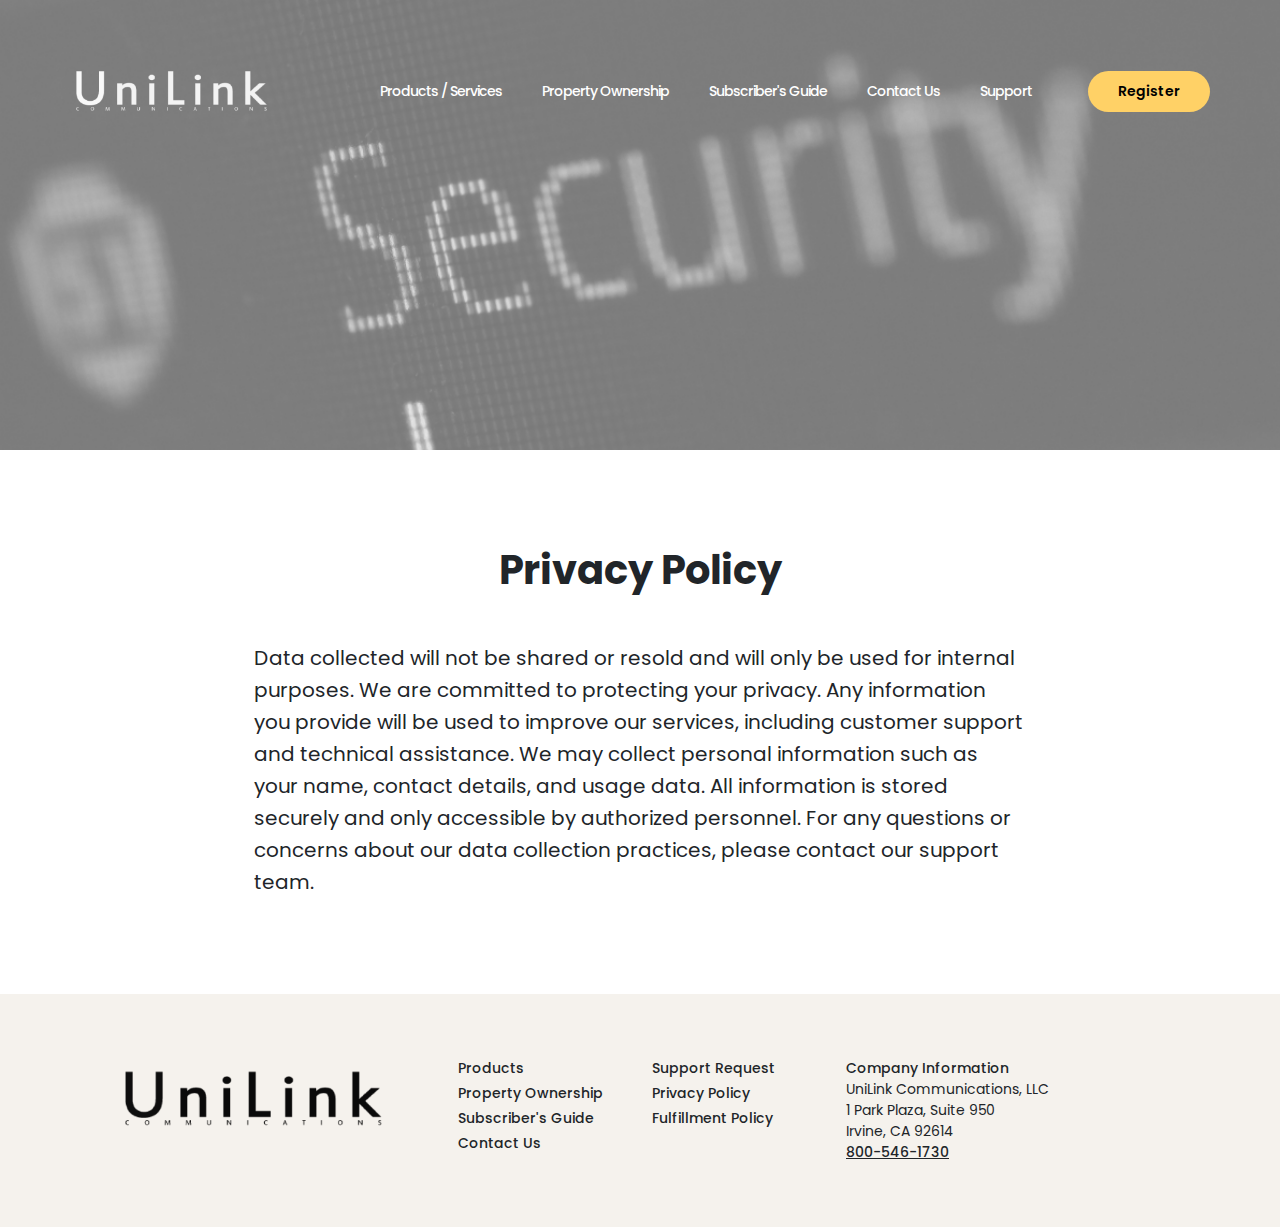
<file: privacy.html>
<!DOCTYPE html>
<html lang="en">
<head>
    <meta charset="UTF-8">
    <meta name="viewport" content="width=device-width, initial-scale=1.0">
    <title>Privacy</title>
    <link href="https://cdn.jsdelivr.net/npm/bootstrap@5.3.0-alpha3/dist/css/bootstrap.min.css" rel="stylesheet">
    <link rel="stylesheet" href="styles.css">

    <link href="https://fonts.googleapis.com/css2?family=Poppins:wght@300;400;500;600;700&display=swap" rel="stylesheet">
   
</head>
<body>
    <!-- Navbar -->
    <nav class="navbar navbar-expand-lg navbar-light mt-3 mt-sm-5">
        <div class="container mx-3 mx-sm-auto mx-md-auto mx-lg-auto mx-xl-auto mx-xxl-auto">
            <a class="navbar-brand" href="index.html">
                <img src="UniLink Logo 1.png" alt="Logo">
            </a>
            <a href="https://unilinkcommunications.com/">

                <button class="register-btn2 btn btn-primary d-lg-none ms-5">Register</button>
            </a>

            <button class="navbar-toggler d-lg-none" type="button" data-bs-toggle="offcanvas" data-bs-target="#navbarOffcanvas" aria-controls="navbarOffcanvas">
                <span class="navbar-toggler-icon"></span>
            </button>
            
            <div class="offcanvas offcanvas-end d-lg-none" tabindex="-1" id="navbarOffcanvas" aria-labelledby="offcanvasNavbarLabel">

                <div class="offcanvas-header">
                    <button type="button" class="btn ms-auto mt-3 me-2 custom-close-btn" data-bs-dismiss="offcanvas" aria-label="Close">
                        <img src="button-close.png" alt="Close" style="width: 24px; height: 24px;">
                    </button>                
                </div>
                <div class="offcanvas-body">
                    <ul class="navbar-nav gap-0 mt-5">
                        <li class="nav-item"><a class="nav-link" href="products.html" style="font-size: 20px;">Products / Services</a></li>
                        <li class="nav-item"><a class="nav-link" href="#" style="font-size: 20px;">Property Ownership</a></li>
                        <li class="nav-item"><a class="nav-link" href="#" style="font-size: 20px;">Subscriber's Guide</a></li>
                        <li class="nav-item"><a class="nav-link mb-5" href="contact.html" style="font-size: 20px;">Contact Us</a></li>
                        <li class="nav-item">
                            <a class="nav-link" href="mailto:support@unilinkcommunications.com" style="font-size: 20px;">
                              Support Request
                            </a>
                          </li>                        
                        <li class="nav-item"><a class="nav-link" href="privacy.html" style="font-size: 20px;">Privacy Policy</a></li>
                        <li class="nav-item"><a class="nav-link mb-5" href="fulfillment.html" style="font-size: 20px;">Fulfillment Policy</a></li>
                    </ul>
                    <div class="mt-5">
                        <a class="navbar-brand1" href="index.html">
                            <img src="UniLink Logo 1.png" alt="UniLink Logo" class="img-fluid">
                        </a>
                        <p class="mt-3 mb-0" style="font-size: 20px;">Company Information</p>
                        <p class="mt-3 mb-0" style="font-weight: 100;">UniLink Communications, LLC</p>
                        <p style="font-weight: 100;">1 Park Plaza, Suite 950<br>Irvine, CA 92614<br>800-546-1730</p>
                    </div>
                </div>
            </div>
            
            <!-- Desktop Navigation (Visible only on larger screens) -->
            <div class="container">
              
               
                <div class="collapse navbar-collapse" id="navbarNav">
                    <ul class="navbar-nav ms-auto me-5 gap-0 gap-xl-4" style="letter-spacing: -1px; font-size: 14px;">
                        <li class="nav-item">
                            <a class="nav-link active" aria-current="page" href="products.html">Products / Services</a>
                        </li>
                        <li class="nav-item">
                            <a class="nav-link" href="#">Property Ownership</a>
                        </li>
                        <li class="nav-item">
                            <a class="nav-link" href="#">Subscriber's Guide</a>
                        </li>
                        <li class="nav-item">
                            <a class="nav-link" href="contact.html">Contact Us</a>
                        </li>
                        <li class="nav-item">
                            <a class="nav-link" href="mailto:support@unilinkcommunications.com">Support</a>
                        </li>
                    </ul>
                    <a href="https://unilinkcommunications.com/">
                        <button class="register-btn">Register</button>
                    </a>
    
                </div>
    
            </div>
        </div>
    </nav>


    <!-- Hero Section -->
    <section class="hero-section-privacy">
    </section>
    
    <div class="container py-5 px-lg-5 px-md-0 px-sm-2 px-3 mb-5">
        <h2 class="text-center mb-5 mt-5 fw-bold" style="font-size: 40px;">Privacy Policy</h2>
        <p class="mx-auto text-start responsive-paragraph">Data collected will not be shared or resold and will only be used for internal purposes. We are committed to protecting your privacy. Any information you provide will be used to improve our services, including customer support and technical assistance. We may collect personal information such as your name, contact details, and usage data. All information is stored securely and only accessible by authorized personnel. For any questions or concerns about our data collection practices, please contact our support team.</p>        
       
    </div>

    <footer class="py-5 px-sm-0 px-0 mt-0" style="background-color: #F5F2ED;">
        <div class="container mt-3">
            <div class="row align-items-start">
                <div class="col-12 col-xl-4 col-lg-12 mb-4 mb-lg-4 text-center text-md-center">
                    <a href="index.html">
                        <img src="UniLink Logo 2.png" alt="UniLink Logo" class="img-fluid" style="max-width: 270px;">
                    </a>
                </div>
    
                <div class="col-12 col-md-4 col-lg-4 col-xl-2 mb-4 mb-md-0 d-flex flex-column justify-content-center align-items-center text-md-start text-center">
                    <ul class="list-unstyled ms-lg-auto" style="font-size: 14px; font-weight: 600;">
                        <li class="mb-1"><a href="products.html" class="text-decoration-none">Products</a></li>
                        <li class="mb-1"><a href="#" class="text-decoration-none">Property Ownership</a></li>
                        <li class="mb-1"><a href="#" class="text-decoration-none">Subscriber's Guide</a></li>
                        <li class="mb-1"><a href="contact.html" class="text-decoration-none">Contact Us</a></li>
                    </ul>
                </div>
    
                <div class="col-12 col-md-4 col-lg-4 col-xl-2 mb-4 mb-md-0 d-flex flex-column justify-content-center align-items-center text-md-start text-center">
                    <ul class="list-unstyled ms-md-auto ms-lg-auto" style="font-size: 14px; font-weight: 600;">
                        <li class="mb-1 ms-md-5 ms-lg-0"><a href="mailto:support@unilinkcommunications.com" class="text-decoration-none">Support Request</a></li>
                        <li class="mb-1 ms-md-5 ms-lg-0"><a href="privacy.html" class="text-decoration-none">Privacy Policy</a></li>
                        <li class="mb-1 ms-md-5 ms-lg-0"><a href="fulfillment.html" class="text-decoration-none">Fulfillment Policy</a></li>
                    </ul>
                </div>
    
                <div class="col-12 col-md-4 col-lg-4 col-xl-3 mb-4 mb-md-0 d-flex flex-column justify-content-center align-items-center align-items-xl-start text-md-start text-center">
                    <ul class="list-unstyled mx-xl-0" style="font-size: 14px; font-weight: 600;">
                        <li class="ms-md-3 ms-lg-0"><a href="#" class="text-decoration-none">Company Information</a></li>
                        <li class="ms-md-3 ms-lg-0" style="font-weight: 400;">UniLink Communications, LLC</li>
                        <li class="ms-md-3 ms-lg-0" style="font-weight: 400;">1 Park Plaza, Suite 950</li>
                        <li class="ms-md-3 ms-lg-0" style="font-weight: 400;">Irvine, CA 92614</li>
                        <li class="ms-md-3 ms-lg-0" style="font-weight: 400;"><a href="tel:+18005461730" class="" style="text-decoration: underline;">800-546-1730</a></li>
                    </ul>
                </div>
            </div>
        </div>
    </footer>


    <script src="https://cdn.jsdelivr.net/npm/bootstrap@5.3.0-alpha3/dist/js/bootstrap.bundle.min.js"></script>
</body>
</html>
</file>
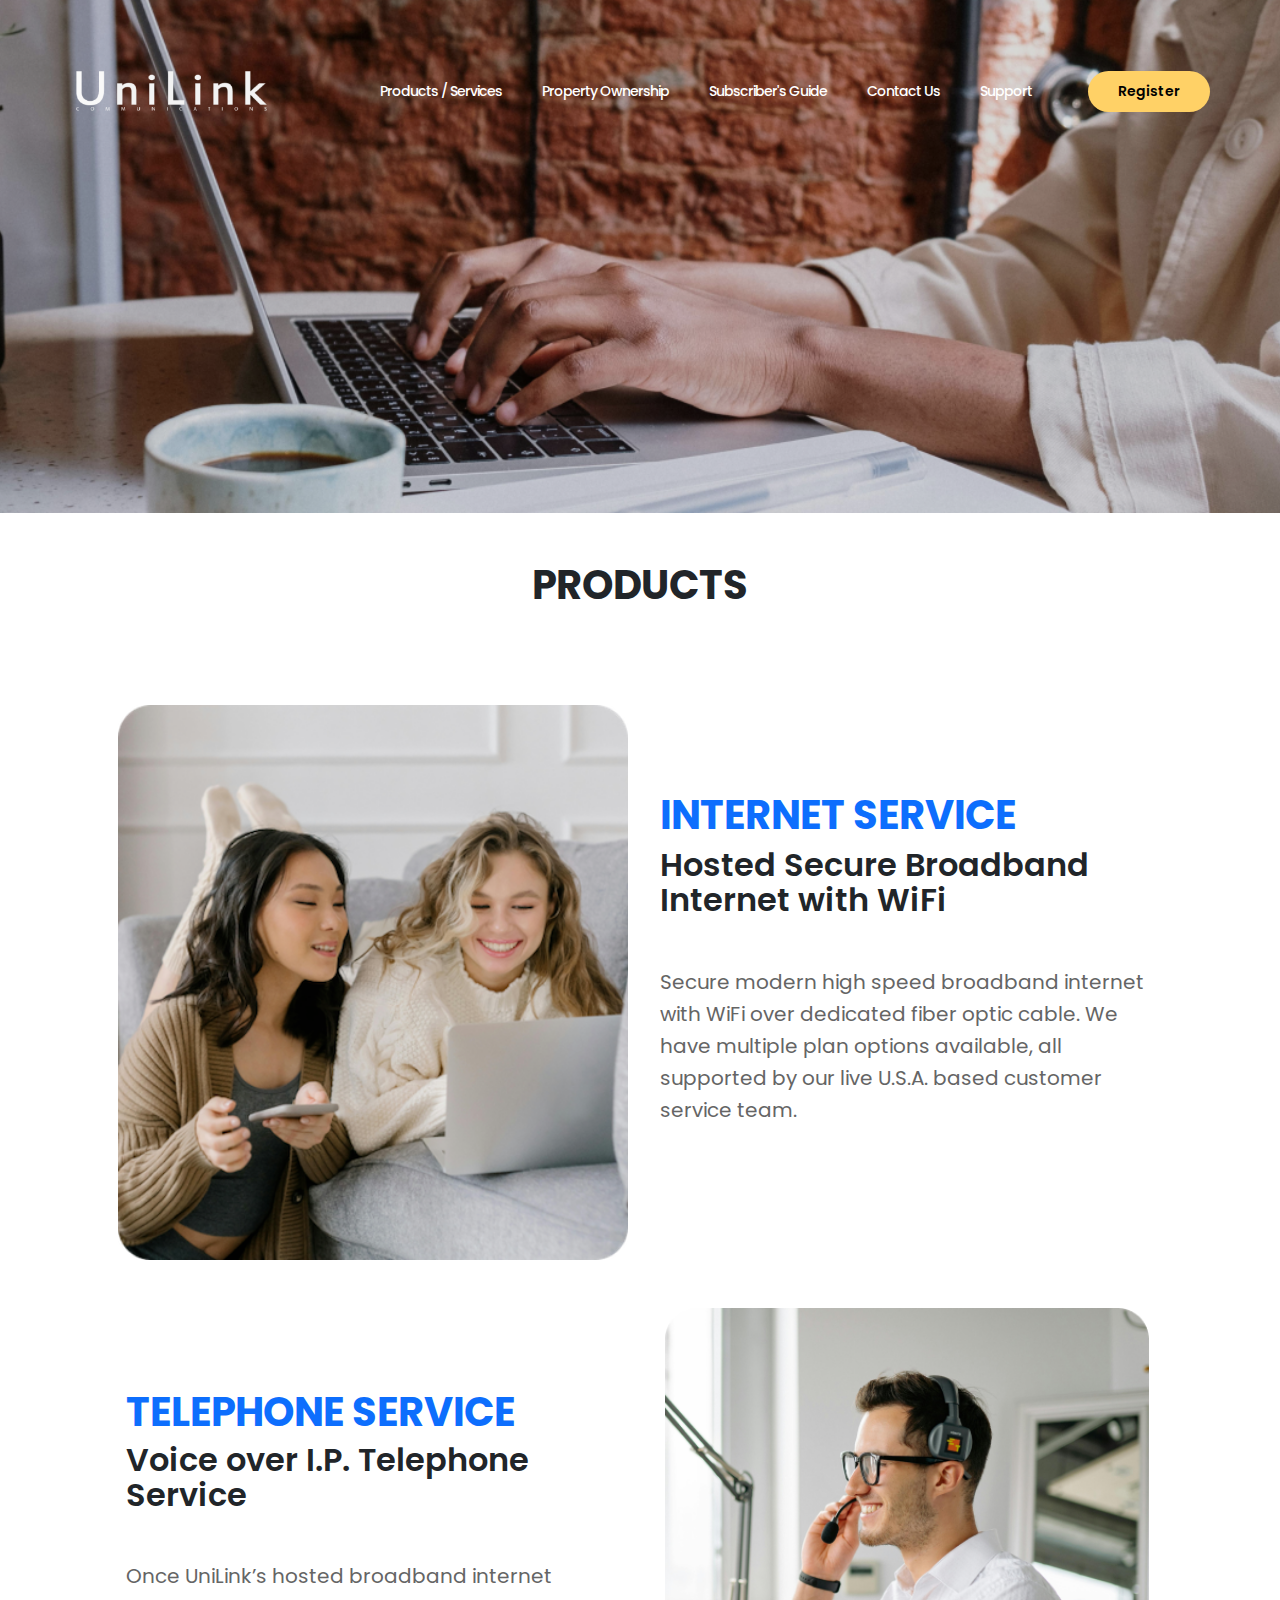
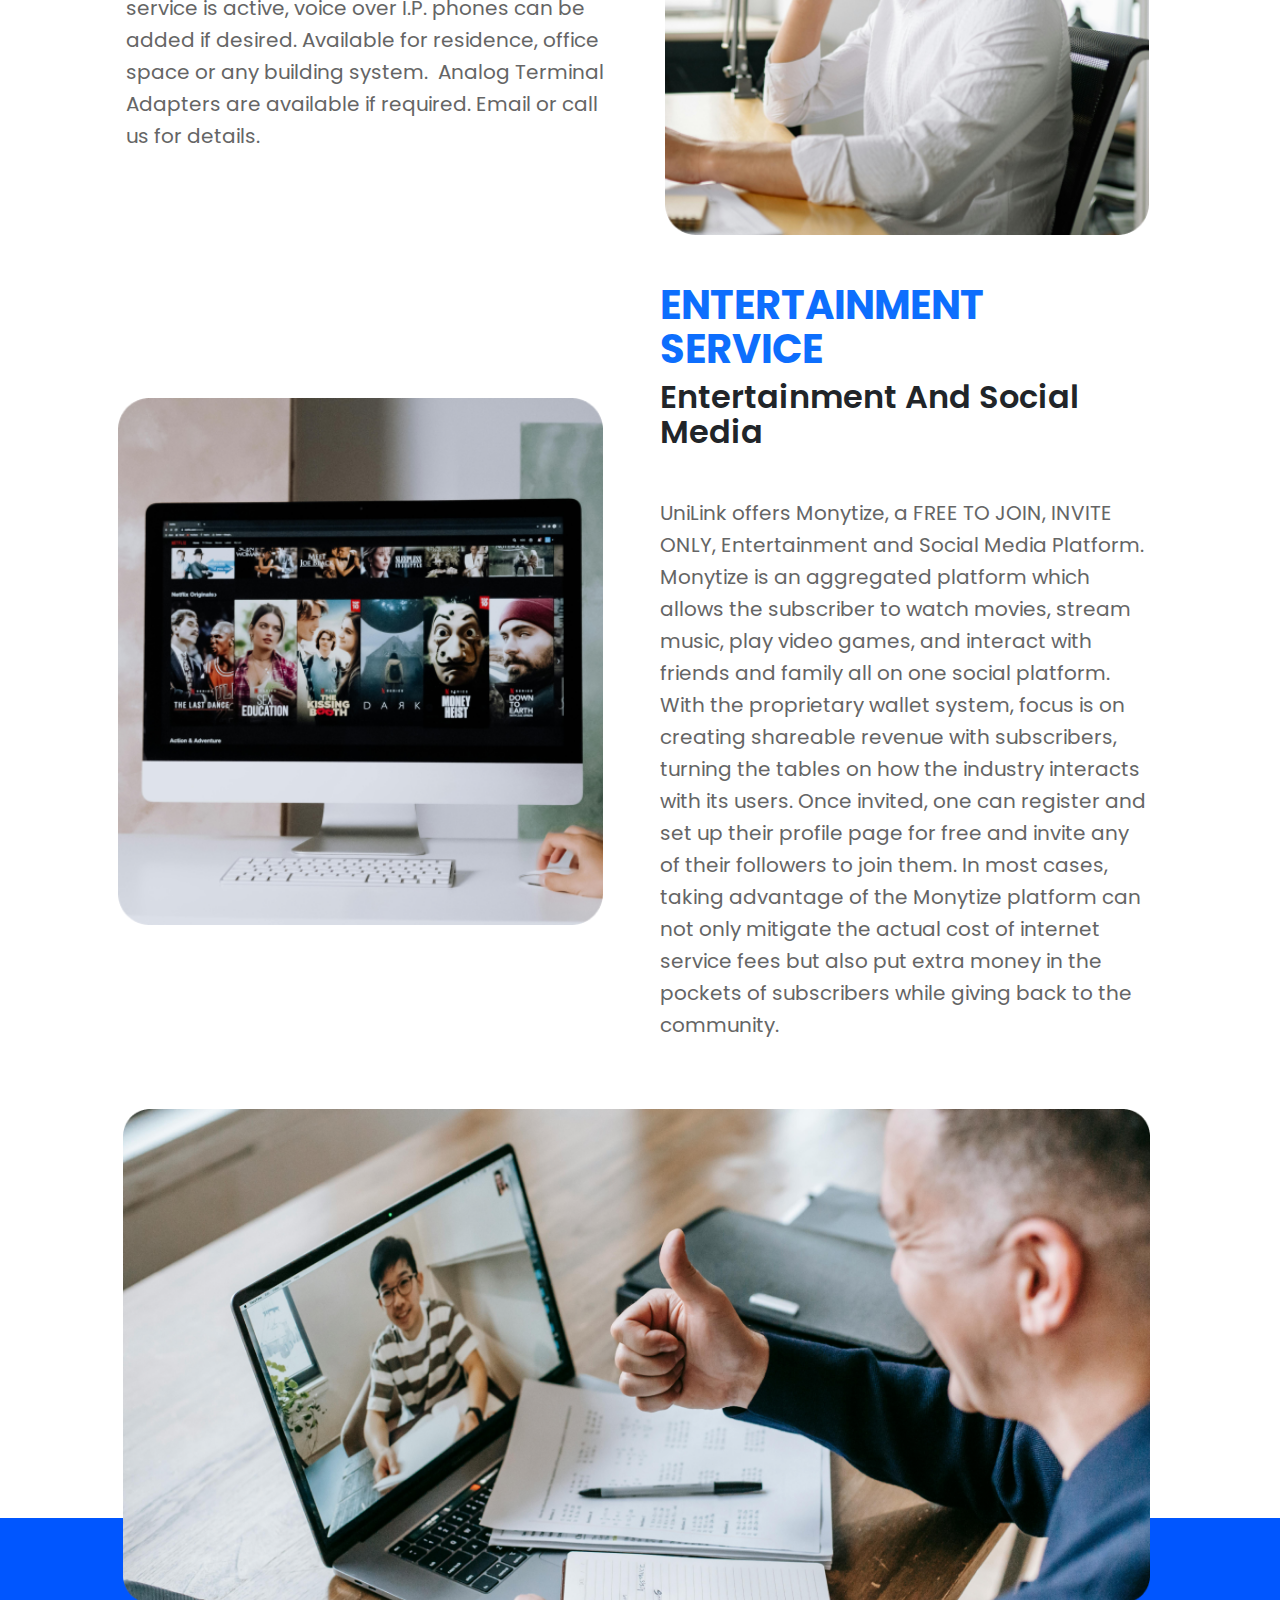
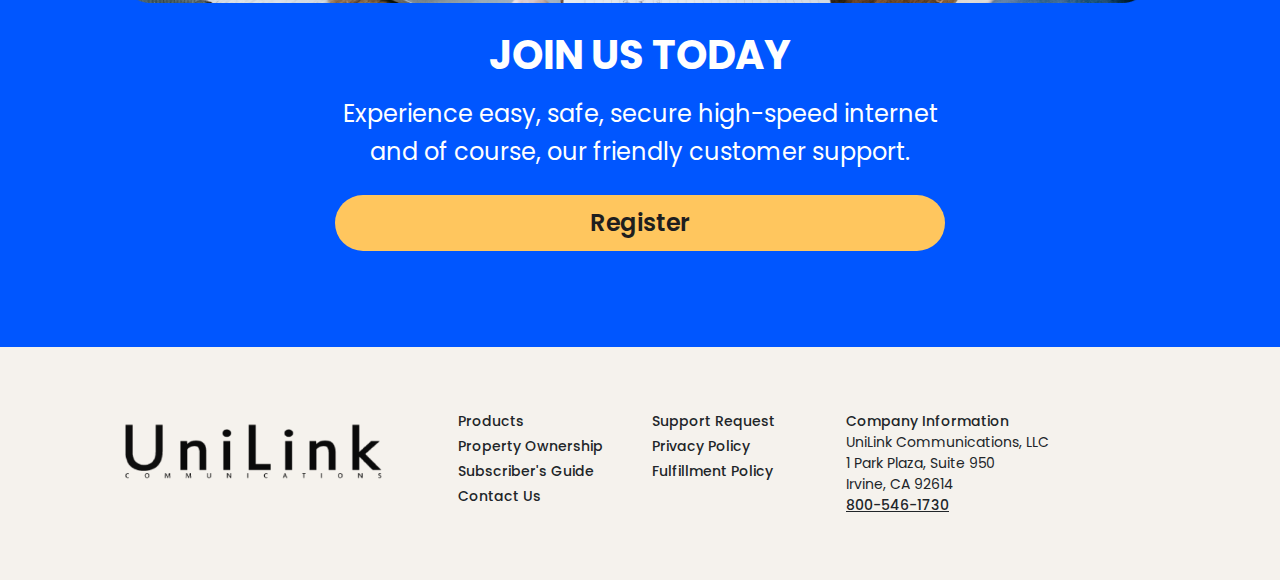
<file: products.html>
<!DOCTYPE html>
<html lang="en">
<head>
    <meta charset="UTF-8">
    <meta name="viewport" content="width=device-width, initial-scale=1.0">
    <title>Products</title>
    <link href="https://cdn.jsdelivr.net/npm/bootstrap@5.3.0-alpha3/dist/css/bootstrap.min.css" rel="stylesheet">
    <link rel="stylesheet" href="styles.css">

    <link href="https://fonts.googleapis.com/css2?family=Poppins:wght@300;400;500;600;700&display=swap" rel="stylesheet">
   
</head>
<body>
    <!-- Navbar -->
    <nav class="navbar navbar-expand-lg navbar-light mt-3 mt-sm-5">
        <div class="container mx-3 mx-sm-auto mx-md-auto mx-lg-auto mx-xl-auto mx-xxl-auto">
            <a class="navbar-brand" href="index.html">
                <img src="UniLink Logo 1.png" alt="Logo">
            </a>
            <a href="https://unilinkcommunications.com/">

                <button class="register-btn2 btn btn-primary d-lg-none ms-5">Register</button>
            </a>

            <button class="navbar-toggler d-lg-none" type="button" data-bs-toggle="offcanvas" data-bs-target="#navbarOffcanvas" aria-controls="navbarOffcanvas">
                <span class="navbar-toggler-icon"></span>
            </button>
            
            <div class="offcanvas offcanvas-end d-lg-none" tabindex="-1" id="navbarOffcanvas" aria-labelledby="offcanvasNavbarLabel">

                <div class="offcanvas-header">
                    <button type="button" class="btn ms-auto mt-3 me-2 custom-close-btn" data-bs-dismiss="offcanvas" aria-label="Close">
                        <img src="button-close.png" alt="Close" style="width: 24px; height: 24px;">
                    </button>                
                </div>
                <div class="offcanvas-body">
                    <ul class="navbar-nav gap-0 mt-5">
                        <li class="nav-item"><a class="nav-link" href="products.html" style="font-size: 20px;">Products / Services</a></li>
                        <li class="nav-item"><a class="nav-link" href="#" style="font-size: 20px;">Property Ownership</a></li>
                        <li class="nav-item"><a class="nav-link" href="#" style="font-size: 20px;">Subscriber's Guide</a></li>
                        <li class="nav-item"><a class="nav-link mb-5" href="contact.html" style="font-size: 20px;">Contact Us</a></li>
                        <li class="nav-item">
                            <a class="nav-link" href="mailto:support@unilinkcommunications.com" style="font-size: 20px;">
                              Support Request
                            </a>
                          </li>                        
                        <li class="nav-item"><a class="nav-link" href="privacy.html" style="font-size: 20px;">Privacy Policy</a></li>
                        <li class="nav-item"><a class="nav-link mb-5" href="fulfillment.html" style="font-size: 20px;">Fulfillment Policy</a></li>
                    </ul>
                    <div class="mt-5">
                        <a class="navbar-brand1" href="index.html">
                            <img src="UniLink Logo 1.png" alt="UniLink Logo" class="img-fluid">
                        </a>
                        <p class="mt-3 mb-0" style="font-size: 20px;">Company Information</p>
                        <p class="mt-3 mb-0" style="font-weight: 100;">UniLink Communications, LLC</p>
                        <p style="font-weight: 100;">1 Park Plaza, Suite 950<br>Irvine, CA 92614<br>800-546-1730</p>
                    </div>
                </div>
            </div>
            
            <!-- Desktop Navigation (Visible only on larger screens) -->
            <div class="container">
              
               
                <div class="collapse navbar-collapse" id="navbarNav">
                    <ul class="navbar-nav ms-auto me-5 gap-0 gap-xl-4" style="letter-spacing: -1px; font-size: 14px;">
                        <li class="nav-item">
                            <a class="nav-link active" aria-current="page" href="products.html">Products / Services</a>
                        </li>
                        <li class="nav-item">
                            <a class="nav-link" href="#">Property Ownership</a>
                        </li>
                        <li class="nav-item">
                            <a class="nav-link" href="#">Subscriber's Guide</a>
                        </li>
                        <li class="nav-item">
                            <a class="nav-link" href="contact.html">Contact Us</a>
                        </li>
                        <li class="nav-item">
                            <a class="nav-link" href="mailto:support@unilinkcommunications.com">Support</a>
                        </li>
                    </ul>
                    <a href="https://unilinkcommunications.com/">
                        <button class="register-btn">Register</button>
                    </a>
    
                </div>
    
            </div>
        </div>
    </nav>

    <!-- Hero Section -->
    <section class="hero-section-product">
    </section>


    <div class="container my-5">

        <div class="row align-items-center px-5">
            <h2 class="text-center mb-5 fw-bold" style="font-size: 40px;">PRODUCTS</h2>

            <div class="mt-5 col-lg-6 order-2 order-lg-1 d-flex justify-content-center justify-content-lg-start justify-content-xl-start">
                <img src="product1.png" alt="Family" class="img-fluid rounded" style="width: 100%;">
            </div>
            <div class="col-lg-6 order-1 order-lg-2">
                <div class="custom-width-lg ms-xxl-5 ">   
                    <h1 class="text-uppercase text-heading text-primary fw-bold text-sm-start text-md-start text-lg-start px-2 " style="line-height: 1.2;">
                        Internet Service
                        
                    </h1>            

             
                
                <p class="text-sm-start text-md-start text-lg-start mb-5 px-2 pe-xl-0 pe-xxl-5" style="color: #212529; font-size: 32px; font-weight: 600; line-height: 1.1;">
                    Hosted Secure Broadband Internet with WiFi                
                </p>
                </p>
                <p class="w-100 w-lg-75 text-sm-start text-md-start text-lg-start px-2 pe-xl-3 pe-xxl-5" style="color: #656565; font-size: 20px; font-weight: 400;">
                    Secure modern high speed broadband internet with WiFi over dedicated fiber optic cable. We have multiple plan options available, all supported by our live U.S.A. based customer service team.                
                </p>
                </p>
            </div>
             </div>

            
        </div>
    </div>

    
    <div class="container my-5">
        <div class="row align-items-center px-5">
            <div class="col-lg-6">
                <div class="custom-width-lg ms-lg-0">               

                    <h1 class="text-uppercase text-heading text-primary fw-bold text-sm-start text-md-start text-lg-start px-2 ">
                        Telephone Service
                        
                    </h1>  
                    <p class="text-sm-start text-md-start text-lg-start mb-5 px-2 pe-xl-0 pe-xxl-5" style="color: #212529; font-size: 32px; font-weight: 600; line-height: 1.1;">
                        Voice over I.P. Telephone Service                
                    </p>
                
               
                <p class="w-100 w-lg-75 text-sm-start text-md-start text-lg-start px-2 pe-xl-3 pe-xxl-5 " style="color: #656565; font-size: 20px; font-weight: 400;">
                    Once UniLink’s hosted broadband internet service is active, voice over I.P. phones can be added if desired. Available for residence, office space or any building system.  Analog Terminal Adapters are available if required. Email or call us for details.                
                </p>
                </div>
        </div>

            <div class="col-lg-6 d-flex justify-content-center justify-content-md-start justify-content-lg-center justify-content-xl-center justify-content-xxl-end mt-5 mt-sm-5 mt-md-5 mt-lg-0">                
                <img src="product2.png" alt="Family" class="img-fluid rounded" style="width: 95%;">
            </div>
        </div>
    </div>

    <div class="container my-5">
        <div class="row align-items-center px-5">
            <div class="col-lg-6 order-2 order-lg-1 d-flex justify-content-center justify-content-md-start justify-content-lg-start justify-content-xl-start mt-5 mt-sm-5 mt-md-5 mt-lg-0">
                <img src="product3.png" alt="Family" class="img-fluid rounded" style="width: 95%;">
            </div>
            <div class="col-lg-6 order-1 order-lg-2">
                <div class="custom-width-lg ms-xxl-5 ">
                    <h1 class="text-uppercase text-heading text-primary fw-bold text-sm-start text-md-start text-lg-start px-2 ">
                        Entertainment Service
                        
                    </h1>               

             
                
                    <p class="text-sm-start text-md-start text-lg-start mb-5 px-2 pe-xl-0 pe-xxl-5" style="color: #212529; font-size: 32px; font-weight: 600; line-height: 1.1;">
                        Entertainment And Social Media                
                </p>
                <p class="w-100 w-lg-75 text-sm-start text-md-start text-lg-start px-2 pe-xl-3 pe-xxl-5 " style="color: #656565; font-size: 20px; font-weight: 400;">
                    UniLink offers Monytize, a FREE TO JOIN, INVITE ONLY, Entertainment and Social Media Platform. Monytize is an aggregated platform which allows the subscriber to watch movies, stream music, play video games, and interact with friends and family all on one social platform. With the proprietary wallet system, focus is on creating shareable revenue with subscribers, turning the tables on how the industry interacts with its users. Once invited, one can register and set up their profile page for free and invite any of their followers to join them. In most cases, taking advantage of the Monytize platform can not only mitigate the actual cost of internet service fees but also put extra money in the pockets of subscribers while giving back to the community.                
                </p>
            </div>
             </div>            
        </div>
    </div>


    <section class="custom-section text-center">
        <div class="blue-bg"></div>
        
        <div class="container custom-content">
            <div class="row justify-content-center mb-4 custom-image px-3 px-sm-0">
                <div class="col-md-10 col-lg-11 col-sm-10 col-10 pe-md-4 ps-md-0 ps-lg-3 px-sm-3 px-xxl-0">
                    <img id="responsive-image" src="pexels-yankrukov-6209292 1.png" alt="Video Call" class="img-fluid move-image">
                </div>
            </div>
            
            <h2 class="join-font text-white fw-bold mt-5">JOIN US TODAY</h2>
            
            <p class="join-p-font text-white text-center mt-3 mb-4 mx-auto">
                Experience easy, safe, secure high-speed internet
                and of course, our friendly customer support.
            </p>
            <a href="https://unilinkcommunications.com/">
                <button class="register-btn1" style="margin-bottom: 6rem;">Register</button>
            </a>
        </div>
    </section>

    <footer class="py-5 px-sm-0 px-0 mt-0" style="background-color: #F5F2ED;">
        <div class="container mt-3">
            <div class="row align-items-start">
                <div class="col-12 col-xl-4 col-lg-12 mb-4 mb-lg-4 text-center text-md-center">
                    <a href="index.html">
                        <img src="UniLink Logo 2.png" alt="UniLink Logo" class="img-fluid" style="max-width: 270px;">
                    </a>
                </div>
    
                <div class="col-12 col-md-4 col-lg-4 col-xl-2 mb-4 mb-md-0 d-flex flex-column justify-content-center align-items-center text-md-start text-center">
                    <ul class="list-unstyled ms-lg-auto" style="font-size: 14px; font-weight: 600;">
                        <li class="mb-1"><a href="products.html" class="text-decoration-none">Products</a></li>
                        <li class="mb-1"><a href="#" class="text-decoration-none">Property Ownership</a></li>
                        <li class="mb-1"><a href="#" class="text-decoration-none">Subscriber's Guide</a></li>
                        <li class="mb-1"><a href="contact.html" class="text-decoration-none">Contact Us</a></li>
                    </ul>
                </div>
    
                <div class="col-12 col-md-4 col-lg-4 col-xl-2 mb-4 mb-md-0 d-flex flex-column justify-content-center align-items-center text-md-start text-center">
                    <ul class="list-unstyled ms-md-auto ms-lg-auto" style="font-size: 14px; font-weight: 600;">
                        <li class="mb-1 ms-md-5 ms-lg-0"><a href="mailto:support@unilinkcommunications.com" class="text-decoration-none">Support Request</a></li>
                        <li class="mb-1 ms-md-5 ms-lg-0"><a href="privacy.html" class="text-decoration-none">Privacy Policy</a></li>
                        <li class="mb-1 ms-md-5 ms-lg-0"><a href="fulfillment.html" class="text-decoration-none">Fulfillment Policy</a></li>
                    </ul>
                </div>
    
                <div class="col-12 col-md-4 col-lg-4 col-xl-3 mb-4 mb-md-0 d-flex flex-column justify-content-center align-items-center align-items-xl-start text-md-start text-center">
                    <ul class="list-unstyled mx-xl-0" style="font-size: 14px; font-weight: 600;">
                        <li class="ms-md-3 ms-lg-0"><a href="#" class="text-decoration-none">Company Information</a></li>
                        <li class="ms-md-3 ms-lg-0" style="font-weight: 400;">UniLink Communications, LLC</li>
                        <li class="ms-md-3 ms-lg-0" style="font-weight: 400;">1 Park Plaza, Suite 950</li>
                        <li class="ms-md-3 ms-lg-0" style="font-weight: 400;">Irvine, CA 92614</li>
                        <li class="ms-md-3 ms-lg-0" style="font-weight: 400;"><a href="tel:+18005461730" class="" style="text-decoration: underline;">800-546-1730</a></li>
                    </ul>
                </div>
            </div>
        </div>
    </footer>

    <script src="https://cdn.jsdelivr.net/npm/bootstrap@5.3.0-alpha3/dist/js/bootstrap.bundle.min.js"></script>
</body>
</html>
</file>
<file: styles.css>
body {
    font-family: 'Poppins', sans-serif;
    margin: 0;
    letter-spacing: 0px;


}

.hero-section {
    background: url('Rectangle\ 1.png') no-repeat center center/cover;
    height: 100vh;
    color: white;
    display: flex;
    justify-content: center;
    align-items: center;
    text-align: center;
}
@media (max-width: 500px) {
.hero-section {
    background: url('Rectangle\ home\ mobile.png') no-repeat center center/cover;
    height: 50vh;
    color: white;
    display: flex;
    justify-content: center;
    align-items: center;
    text-align: center;
    }
}

.hero-section-product {
    background: url('product\ Rectangle.png') no-repeat center center/cover;
    height: 57vh;
    color: white;
    display: flex;
    justify-content: center;
    align-items: center;
    text-align: center;
}

.hero-section-fulfillment {
    background: url('Rectangle\ fulfillment.png') no-repeat center center/cover;
    height: 57vh;
    color: white;
    display: flex;
    justify-content: center;
    align-items: center;
    text-align: center;
}

.hero-section-contact {
    background: url('Rectangle\ contact.png') no-repeat center center/cover;
    height: 50vh;
    color: white;
    display: flex;
    justify-content: center;
    align-items: center;
    text-align: center;
}

.hero-section-privacy {
    background: url('Rectangle\ privacy.png') no-repeat center center/cover;
    height: 50vh;
    color: white;
    display: flex;
    justify-content: center;
    align-items: center;
    text-align: center;
}


.navbar {
    background-color: transparent !important;
    position: absolute;
    top: 0;
    width: 100%;
    z-index: 10;
    font-size: 14px;
    font-weight: 600;
}

.navbar-brand img {
    height: 60px;
}

.navbar-brand1 img {
    height: 60px;
}

@media (max-width: 584px) {
    .navbar-brand img {
        height: 45px;
    }

}

.offcanvas {
    background-color: #0056FF; /* Set the background color for the offcanvas menu */
    color: white;
    width: 55%; /* Customize the width of the menu */
}


.offcanvas .nav-link {
    font-size: 22px;
    font-weight: 500;
    color: white; /* Ensures the links are white */
    text-decoration: none;
}

.offcanvas .nav-link:hover {
    text-decoration: underline;
}

.offcanvas-header .btn-close {
    filter: invert(1); /* Makes the close button white */
}


.register-btn {
    background-color: #FFC65E;
    border: none;
    color: #1E1E1E;
    padding: 8px 45px;
    border-radius: 25px;
    font-weight: 600;
    font-size: 14px;
}

.register-btn:hover {
    background-color: #FFA616;
}

.register-btn2{
    background-color: #FFC65E;
    border: none;
    color: #1E1E1E;
    border-radius: 25px;
    font-weight: 600;
    font-size: 14px;
    padding: 8px 45px;
}

.register-btn2:hover {
    background-color: #FFA616;
    color: #1E1E1E;

}

@media (max-width: 550px) {
    .register-btn2 {
        background-color: #FFC65E;
        border: none;
        color: #1E1E1E;
        border-radius: 25px;
        font-weight: 600;
        font-size: 14px;
        padding: 6px 20px;
}

}

@media (max-width: 991px) {
    .register-btn {
    background-color: #FFC65E;
    border: none;
    color: #1E1E1E;
    padding: 8px 45px;
    border-radius: 25px;
    font-weight: 600;
    font-size: 14px;
    margin-top: 30px;
}

}

.join-btn {
    background-color: #0D6EFD;
    border: none;
    color: #FFFFFF;
    padding: 15px;
    width: 85%;
    border-radius: 50px;
    font-weight: 600;
    font-size: 24px;
    transition: background-color 0.3s ease; /* Smooth transition for background color */

}

.join-btn:hover {
    background-color: #0061E0; /* Change to the new blue color on hover */
    cursor: pointer; /* Ensure the cursor is a pointer when hovering */
}


@media (min-width: 1201px) and (max-width: 1400px) {
    .join-btn {
        background-color: #0D6EFD;
        border: none;
        color: #FFFFFF;
        padding: 15px;
        width: 95%;
        border-radius: 50px;
        font-weight: 600;
        font-size: 20px;
    }
  }

@media (min-width: 992px) and (max-width: 1200px) {
    .join-btn {
        background-color: #0D6EFD;
        border: none;
        color: #FFFFFF;
        padding: 15px;
        width: 95%;
        border-radius: 50px;
        font-weight: 600;
        font-size: 20px;
    }
  }

  @media (min-width: 768px) and (max-width: 991px) {
    .join-btn {
        background-color: #0D6EFD;
        border: none;
        color: #FFFFFF;
        padding: 15px;
        width: 85%;
        border-radius: 50px;
        font-weight: 600;
        font-size: 20px;
    }
  }

  @media (min-width: 500px) and (max-width: 767px) {
    .join-btn {
        background-color: #0D6EFD;
        border: none;
        color: #FFFFFF;
        padding: 15px;
        width: 95%;
        border-radius: 50px;
        font-weight: 600;
        font-size: 20px;
    }
  }

  @media (min-width: 300px) and (max-width: 499px) {
    .join-btn {
        background-color: #0D6EFD;
        border: none;
        color: #FFFFFF;
        padding: 15px;
        width: 99%;
        border-radius: 50px;
        font-weight: 600;
        font-size: 15px;
    }
  }

  
.width-join{
    width: 96%;
    margin-right: auto; /* Center horizontally */
    margin-left: 0; 
}

  .join-btn1 {
    background-color: #0D6EFD;
    border: none;
    color: #FFFFFF;
    padding: 15px;
    width: 85%;
    border-radius: 50px;
    font-weight: 600;
    font-size: 24px;
    transition: background-color 0.3s ease; /* Smooth transition for background color */

}

.join-btn1:hover {
    background-color: #0061E0; /* Change to the new blue color on hover */
    cursor: pointer; /* Ensure the cursor is a pointer when hovering */
}


@media (min-width: 1201px) and (max-width: 2000px) {
    .join-btn1 {
        background-color: #0D6EFD;
        border: none;
        color: #FFFFFF;
        padding: 15px;
        width: 85%;
        margin-right: auto; /* Center horizontally */
        margin-left: 10px;


        border-radius: 50px;
        font-weight: 600;
        font-size: 24px;
    }
  }

@media (min-width: 992px) and (max-width: 1200px) {
    .join-btn1 {
        background-color: #0D6EFD;
        border: none;
        color: #FFFFFF;
        padding: 15px;
        width: 95%;
        border-radius: 50px;
        font-weight: 600;
        font-size: 20px;
    }
  }

  @media (min-width: 768px) and (max-width: 991px) {
    .join-btn1 {
        background-color: #0D6EFD;
        border: none;
        color: #FFFFFF;
        padding: 15px;
        width: 85%;
        border-radius: 50px;
        font-weight: 600;
        font-size: 20px;
    }
  }

  @media (min-width: 500px) and (max-width: 767px) {
    .join-btn1 {
        background-color: #0D6EFD;
        border: none;
        color: #FFFFFF;
        padding: 15px;
        width: 95%;
        border-radius: 50px;
        font-weight: 600;
        font-size: 20px;
    }
  }

  @media (min-width: 300px) and (max-width: 499px) {
    .join-btn1 {
        background-color: #0D6EFD;
        border: none;
        color: #FFFFFF;
        padding: 15px;
        width: 99%;
        border-radius: 50px;
        font-weight: 600;
        font-size: 15px;
    }
  }
  

  
.navbar-nav .nav-link {
    font-weight: 500;
    color: white !important;
    font-size: 14px;

}




.navbar-toggler {
    border-color: white;
    border: none;       
    box-shadow: none;   

}
.navbar-toggler:focus {
    outline: none;
    box-shadow: none;   
}

.navbar-toggler-icon {
    background-image: url("toggler.png");

}

h1 {
    font-size: 40px;
    line-height: 1.4;
    font-weight: 700;
}

.text-heading {
    font-size: 40px;
    line-height: 1.1;
    font-weight: 700;
}
@media (min-width: 992px) and (max-width: 1200px) {
    .text-heading {
      font-size: 30px;
      line-height: 1.2;
      font-weight: 700;
    }
  }

  @media (min-width: 192px) and (max-width: 538px) {
    .text-heading {
      font-size: 32px;
      line-height: 1.2;
      font-weight: 700;
    }
  }

  .text-product {
    font-size: 20px;
    color: #212529;  
    font-weight: 500;
  }

  @media (min-width: 192px) and (max-width: 500px) {
    .text-product {
      font-size: 14px;
      line-height: 1.6;
      font-weight: 500;
    }
  }
h10 {
    font-size: 36px;
    line-height: 1.2;
    font-weight: 700;
}

p {
    font-size: 1rem;
    line-height: 1.6;
}
.container {
    padding-left: 0;
    padding-right: 0;
}


.img-fluid {
    max-width: 100%;
    height: auto;
    border-radius: 12px;
}

.products-font-main{
    font-size: 40px;
    font-weight: 700;

}

@media (max-width: 500px) {
    .products-font-main{
        font-size: 32px;
        font-weight: 700;
    }
  
  }

.card {
    overflow: hidden;
}

.card-title {
    font-size: 32px;
    font-weight: 700;
}

@media (min-width: 992px) and (max-width: 1200px) {
    .card-title {
        font-size: 26px;
        font-weight: 700;
    }
  }

  @media (min-width: 768px) and (max-width: 992px) {
    .card-title {
        font-size: 24px;
        font-weight: 700;
    }
  
  }

  @media (min-width: 308px) and (max-width: 500px) {
    .card-title {
        font-size: 30px;
        font-weight: 700;
    }
  
  }
  .card-body-blue:hover {
    background: linear-gradient(to bottom, transparent 20%, #007bff 20%); /* Blue starts at 20% from the top */
    color: white; /* Change text color to white for contrast */
    transition: background-color 0.3s ease, color 0.3s ease; /* Smooth hover effect */
  }

.card-body-blue:hover h5,
.card-body-blue:hover p,
.card-body-blue:hover .card-subtitle {
  color: white; /* Explicitly set text color for all child elements */
}

.card-body-blue h5{
    color: #0D6EFD;
}
 

.card-subtitle {
    font-size: 20px;
    color: #212529;
    font-weight: 600;
    line-height: 1.3;
}


.card-subtitle1 {
    font-size: 20px;
    color: white;
    font-weight: 600;
}
.card-text {
    font-size: 16px;
    line-height: 1.6;
    color: #212529;
}

.bg-primary .card-title {
    color: white;
}

.bg-primary .card-text {
    color: rgba(255, 255, 255, 0.9);
}

.card-img-top {
    object-fit: cover;
}




.custom-width-lg {
    width: 100%; /* Default for all screens */
}

@media (min-width: 768px) and (max-width: 992px) {
    .custom-width-lg {
        width: 92%; /* Reduce width for lg screens */
        margin-left: auto; /* Center horizontally */
        margin-right: auto; /* Center horizontally */
    }
}

.split-background {
    height: 100vh; /* Full viewport height */
    display: flex;
    flex-direction: column;
    justify-content: center;
    align-items: center;
    background: linear-gradient(to bottom, white 40%, #0056FF 40%);
    position: relative;
    text-align: center;
}

@media (max-width: 700px) {
    .split-background {
    height: 80vh; /* Full viewport height */
    display: flex;
    flex-direction: column;
    justify-content: center;
    align-items: center;
    background: linear-gradient(to bottom, white 40%, #0056FF 40%);
    position: relative;
    text-align: center;
}

}
@media (max-width: 600px) {
    .split-background {
    height: 70vh; /* Full viewport height */
    display: flex;
    flex-direction: column;
    justify-content: center;
    align-items: center;
    background: linear-gradient(to bottom, white 40%, #0056FF 40%);
    position: relative;
    text-align: center;
}

}

@media (max-width: 450px) {
    .split-background {
    height: 60vh; /* Full viewport height */
    display: flex;
    flex-direction: column;
    justify-content: center;
    align-items: center;
    background: linear-gradient(to bottom, white 40%, #0056FF 40%);
    position: relative;
    text-align: center;
}

}

@media (max-width: 400px) {
    .split-background {
    height: 50vh; /* Full viewport height */
    display: flex;
    flex-direction: column;
    justify-content: center;
    align-items: center;
    background: linear-gradient(to bottom, white 40%, #0056FF 40%);
    position: relative;
    text-align: center;
}

}
.content-wrapper {
    z-index: 02; /* Ensure content appears above the background */
}

.split-background img {
    width: 80%; /* Adjust width as needed */
    border-radius: 30px; /* Rounded edges for the image */
    object-fit: cover;
}

.custom-section {
    position: relative;
    background-color: white;
    padding-bottom: 0px; /* Create space for blue background */
}

.custom-section .blue-bg {
    background-color: #0056FF; /* Blue background color */
    position: absolute;
    bottom: 0;
    left: 0;
    width: 100%;
    height: 50%; /* Half blue background */
    z-index: 1;
}

@media (max-width: 992px) {
    .custom-section .blue-bg {
        background-color: #0056FF; /* Blue background color */
        position: absolute;
        bottom: 0;
        left: 0;
        width: 100%;
        height: 62%; /* Half blue background */
        z-index: 1;
    }

}

@media (max-width: 768px) {
    .custom-section .blue-bg {
        background-color: #0056FF; /* Blue background color */
        position: absolute;
        bottom: 0;
        left: 0;
        width: 100%;
        height: 70%; /* Half blue background */
        z-index: 1;
    }

}

#responsive-image {
    width: 100%;
}

@media (max-width: 768px) {
    #responsive-image {
        content: url('joinus-image.png'); /* Replace with your new image path */
        width: 100%;
    }
}




.join-font{
    font-size: 40px;
}

@media (max-width: 500px) {
    .join-font{
        font-size: 32px;
    }
}

.join-p-font{
    font-size: 24px;
    width: 46%;
}

@media (max-width: 1400px) {
    .join-p-font{
        width: 53%;
    }
   
    
}

@media (max-width: 1200px) {
    .join-p-font{
        width: 62%;
    }
   
}

@media (max-width: 992px) {
    .join-p-font{
        width: 83%;
    }
    
}

@media (max-width: 768px) {
    .join-p-font{
        width: 95%;
    }
    
}

@media (max-width: 500px) {
    .join-p-font{
        font-size: 14px;
    }
    
}
@media (max-width: 500px) {
    .join-p-font{
        font-size: 14px;
    }
    
}
.custom-content {
    position: relative;
    z-index: 2;
}

.custom-image img {
    border-radius: 15px; /* Rounded corners for the image */
}

.register-btn {
    background-color: #FFD166;
    color: black;
    font-weight: 600;
    padding: 10px 30px;
    border: none;
    border-radius: 30px;
    transition: background-color 0.3s ease; /* Smooth transition for background color */

}

.register-btn:hover {
    background-color: #FFA616; /* Slightly darker on hover */
    color: black;
}
.move-image {
    transform: translateY(20px); /* Moves the image 50px down */
}

.register-btn1 {
    background-color: #FFC65E; /* Yellow color */
    border: none;
    color: #1E1E1E;
    padding: 10px 255px;
    font-size: 24px;
    border-radius: 50px; /* Rounded button */
    font-weight: 600;
    cursor: pointer;
    transition: background-color 0.3s ease; /* Smooth transition for background color */

}

@media (max-width: 800px) {
    .register-btn1 {
        background-color: #FFC65E; /* Yellow color */
        border: none;
        color: #1E1E1E;
        padding: 10px 270px; /* Increase padding for larger button */
        font-size: 16px;
        border-radius: 25px; /* Rounded button */
        font-weight: 600;
        cursor: pointer;
    }

}

@media (max-width: 768px) {
    .register-btn1 {
        background-color: #FFC65E; /* Yellow color */
        border: none;
        color: #1E1E1E;
        padding: 10px 270px; /* Increase padding for larger button */
        font-size: 16px;
        border-radius: 25px; /* Rounded button */
        font-weight: 600;
        cursor: pointer;
    }

}

@media (max-width: 700px) {
    .register-btn1 {
        background-color: #FFC65E; /* Yellow color */
        border: none;
        color: #1E1E1E;
        padding: 10px 220px; /* Increase padding for larger button */
        font-size: 16px;
        border-radius: 25px; /* Rounded button */
        font-weight: 600;
        cursor: pointer;
    }

}

@media (max-width: 600px) {
    .register-btn1 {
        background-color: #FFC65E; /* Yellow color */
        border: none;
        color: #1E1E1E;
        padding: 10px 220px; /* Increase padding for larger button */
        font-size: 16px;
        border-radius: 25px; /* Rounded button */
        font-weight: 600;
        cursor: pointer;
    }

}

@media (max-width: 500px) {
    .register-btn1 {
        background-color: #FFC65E; /* Yellow color */
        border: none;
        color: #1E1E1E;
        padding: 10px 190px; /* Increase padding for larger button */
        font-size: 16px;
        border-radius: 25px; /* Rounded button */
        font-weight: 600;
        cursor: pointer;
    }

}

@media (max-width: 450px) {
    .register-btn1 {
        background-color: #FFC65E; /* Yellow color */
        border: none;
        color: #1E1E1E;
        padding: 10px 160px; /* Increase padding for larger button */
        font-size: 16px;
        border-radius: 25px; /* Rounded button */
        font-weight: 600;
        cursor: pointer;
    }

}

@media (max-width: 400px) {
    .register-btn1 {
        background-color: #FFC65E; /* Yellow color */
        border: none;
        color: #1E1E1E;
        padding: 10px 130px; /* Increase padding for larger button */
        font-size: 16px;
        border-radius: 25px; /* Rounded button */
        font-weight: 600;
        cursor: pointer;
    }

}

.register-btn1:hover {
    background-color: #FFA616; /* Slightly darker yellow on hover */
}

h2, p {
    margin: 0;
}

.rounded-container {
    background-color: #F8F8F8; /* Light gray background */
    border-radius: 20px; /* Slight rounding of corners */
    padding: 30px; /* Add some internal spacing */
    box-shadow: 0 2px 5px rgba(0, 0, 0, 0.1); /* Optional: Subtle shadow for depth */
}

.responsive-paragraph {
    max-width: 74%; /* Default width for screens >= 992px */
    margin-left: auto;
    margin-right: auto;
    font-size: 20px;
}

@media (max-width: 991.98px) {
    .responsive-paragraph {
        max-width: 90%; /* Set width to 80% for screens < 992px */
    }
}

@media (max-width: 500px) {
    .contact-responsive-font{
        font-size: 17px;
    }
}

.responsive-text-contact {
    font-size: 20px; /* Default font size for larger screens */
}

@media (max-width: 500px) {
    .responsive-text-contact {
        font-size: 17px; /* Adjust font size for smaller screens */
    }
}

.filfillment-fornt{
    font-size: 18px;
}



ul.list-unstyled li a {
    font-weight: 500;
    display: inline-block; /* Ensure the width is applied */
    width: 200px; /* Adjust width as needed */
    text-decoration: none;
    color: #212529 /* Default text color */
}

ul.list-unstyled li a:hover {
    font-weight: 900; /* Bold on hover */
    transition: font-weight 0.2s ease;
    color: #212529; /* Default text color */

}

.email-link {
    text-decoration: none; /* No underline by default */
    font-weight: 500; /* Default weight */
    color: inherit; /* Use inherited color */
    transition: font-weight 0.2s ease, text-decoration 0.2s ease; /* Smooth transition */
  }
  
  .email-link:hover {
    text-decoration: underline; /* Underline on hover */
    font-weight: bold; /* Make it bold on hover */
  }
</file>
